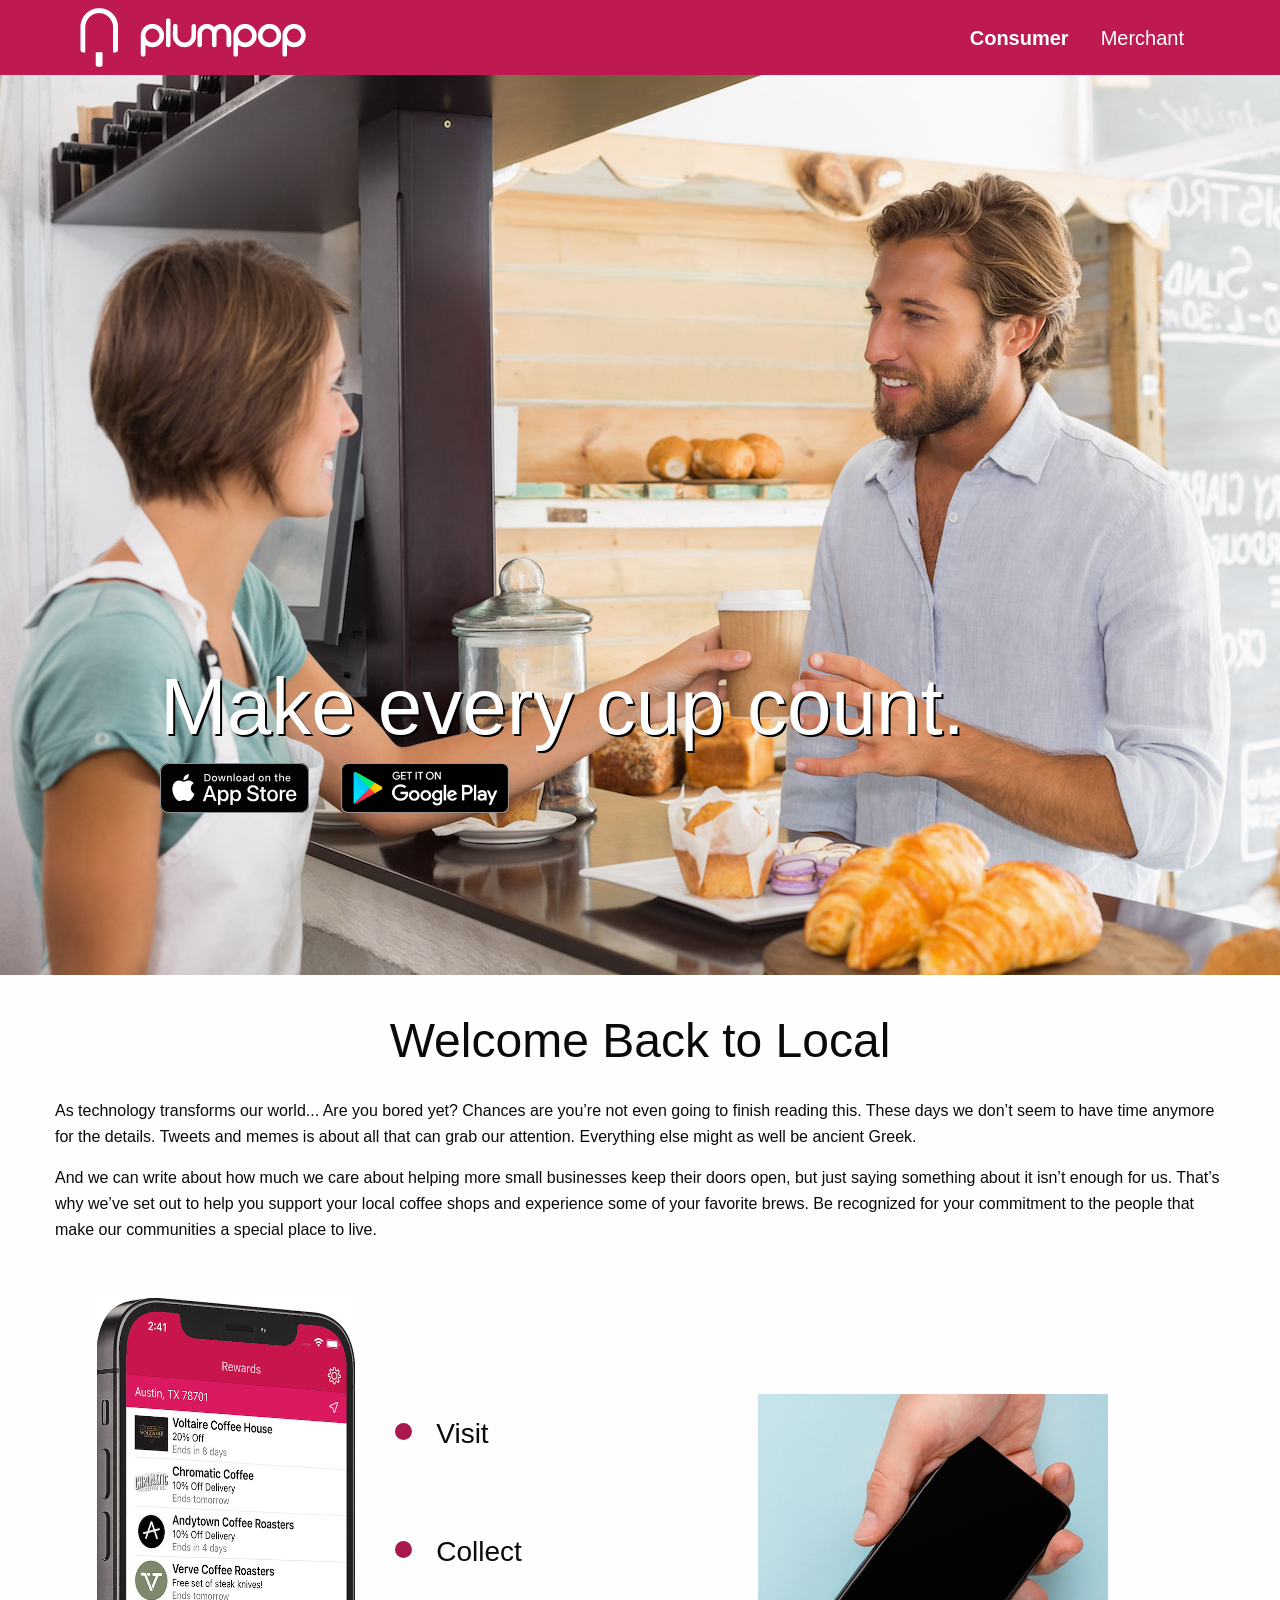
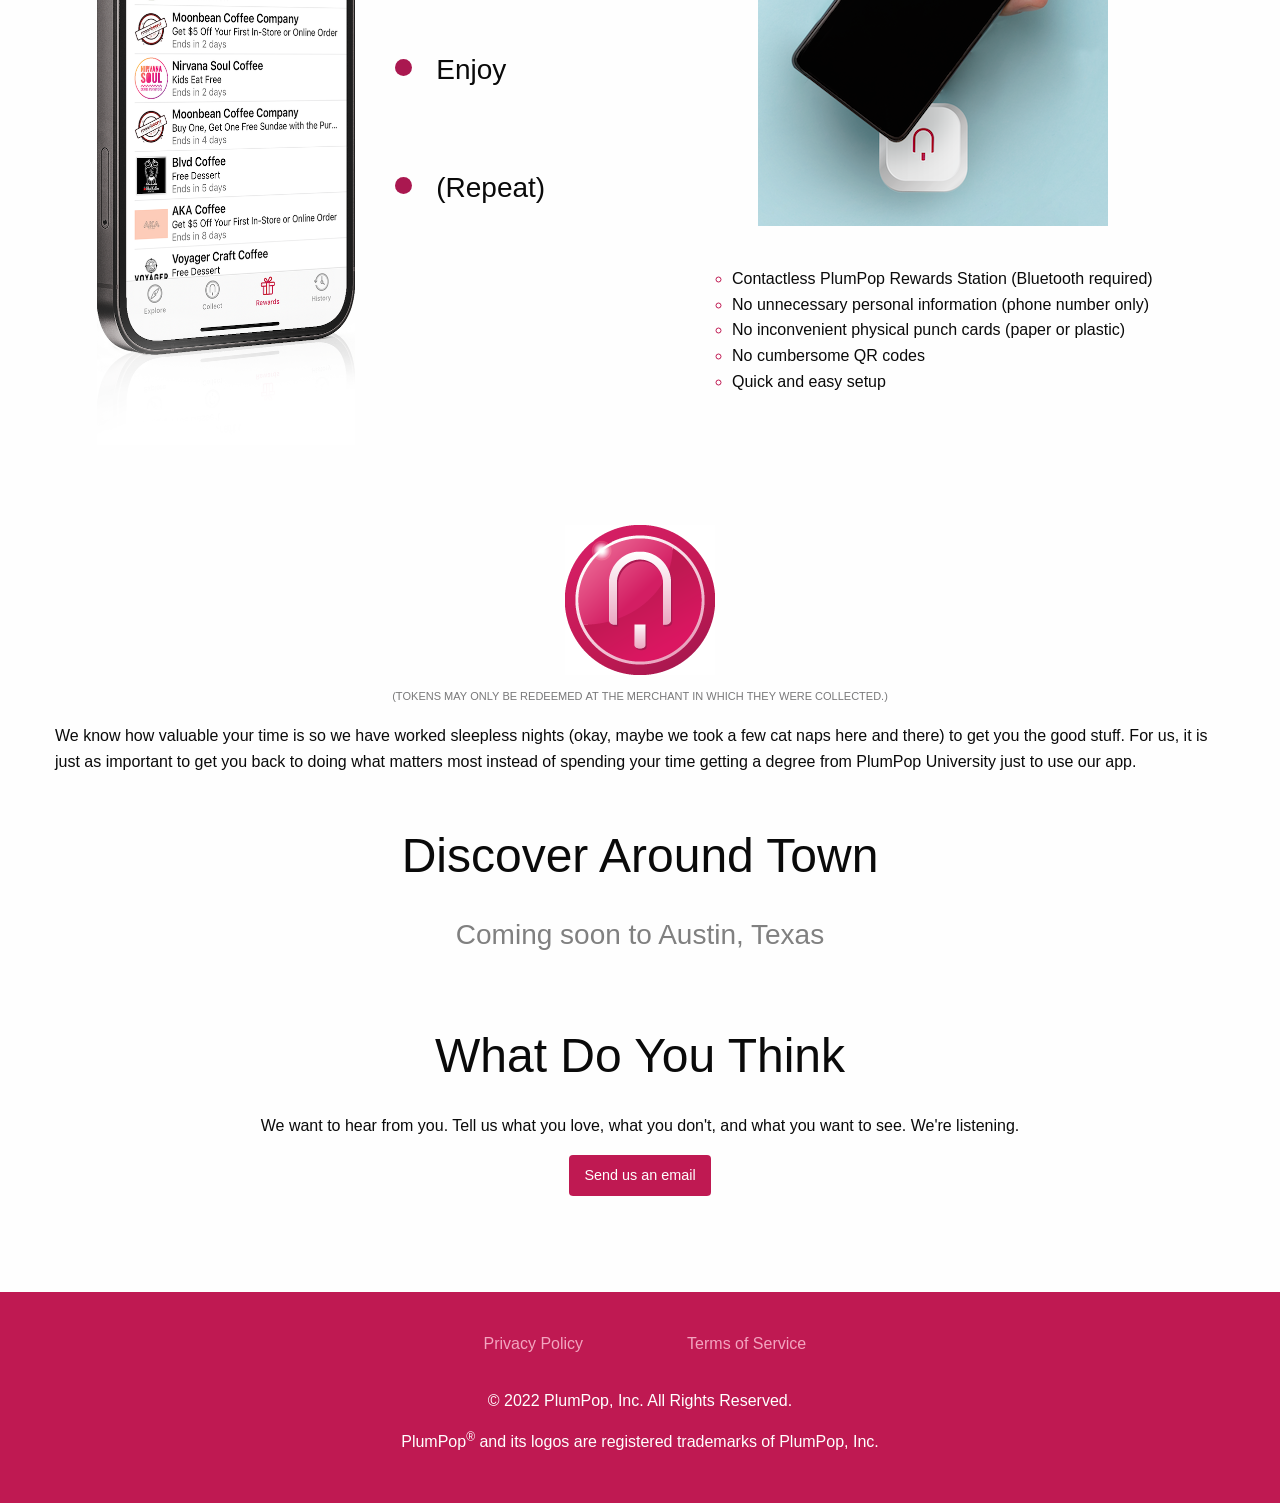
<file: index.html>
<!doctype html>
<html class="no-js" lang="en" dir="ltr">
<head>
    <meta charset="utf-8"/>
    <meta http-equiv="x-ua-compatible" content="ie=edge">
    <meta name="viewport" content="width=device-width, initial-scale=1.0"/>

    <title>PlumPop - For the Love of Rewards</title>

    <link rel="apple-touch-icon" sizes="180x180" href="apple-touch-icon.png">
    <link rel="icon" type="image/png" sizes="32x32" href="favicon-32x32.png">
    <link rel="icon" type="image/png" sizes="16x16" href="favicon-16x16.png">
    <link rel="manifest" href="site.webmanifest">
    <link rel="mask-icon" href="safari-pinned-tab.svg" color="#5bbad5">
    <meta name="msapplication-TileColor" content="#da532c">
    <meta name="theme-color" content="#ffffff">

    <link rel="stylesheet" href="css/foundation-6.6.3/css/foundation.css">
    <link rel="stylesheet" href="css/main.css">
    <link rel="stylesheet" href="css/index.css">
</head>
<body>
<div id="off-canvas"
     class="off-canvas position-left"
     data-off-canvas
     data-auto-focus="false">
    <ul class="vertical menu">
        <li>
            <img src="img/logo/plumpop_logo_icon_23x36.png"
                 width="23"
                 height="36"
                 alt="PlumPop Logo Icon">
        </li>
        <li>
            <ul class="nested vertical menu">
                <li>
                    <a class="page-link current-page-link">Consumer</a>
                </li>
                <li>
                    <a class="page-link" href="merchant.html">Merchant</a>
                </li>
            </ul>
        </li>
    </ul>
</div>

<div class="off-canvas-content" data-off-canvas-content>
    <nav>
        <div class="title-bar hide-for-medium">
            <div class="title-bar-left">
                <button id="menu-icon"
                        type="button"
                        class="menu-icon"
                        data-open="off-canvas"></button>
                <img src="img/logo/plumpop_logo_icon_name_maroon_flush_background_white_138x36.png"
                     width="138"
                     height="36"
                     alt="PlumPop Logo">
            </div>
        </div>
        <div class="top-bar show-for-medium">
            <div class="top-bar-left">
                <img src="img/logo/plumpop_logo_icon_name_maroon_flush_background_white_226x59.png"
                     width="226"
                     height="59"
                     alt="PlumPop Logo">
            </div>
            <div class="top-bar-right">
                <ul class="dropdown menu" data-dropdown-menu data-alignment="left">
                    <li>
                        <a class="page-link current-page-link">Consumer</a>
                    </li>
                    <li>
                        <a class="page-link" href="merchant.html">Merchant</a>
                    </li>
                </ul>
            </div>
        </div>
    </nav>
    <section>
        <div class="grid-y headliner"
             data-interchange="[img/consumer/consumer_main_640x600.jpg, small], [img/consumer/consumer_main_1350x900.jpg, medium]">
            <div class="cell">
                <p>Make every cup count.</p>
            </div>
            <div class="cell show-for-small-only">
                <a class="button download-app-small"><span>Download app</span></a>
            </div>
            <div class="cell show-for-medium">
                <div class="grid-x">
                    <div class="cell shrink download-app-medium-container">
                        <a id="download-ios-app-medium">
                            <img src="img/consumer/download/download_on_the_app_store.svg"
                                 width="149"
                                 height="50"
                                 alt="Download on the App Store Button">
                        </a>
                    </div>
                    <div class="cell shrink download-app-medium-container">
                        <a id="download-android-app-medium">
                            <img src="img/consumer/download/get_it_on_google_play_564x168.png"
                                 width="168"
                                 height="50"
                                 alt="Get It On Google Play Button">
                        </a>
                    </div>
                </div>
            </div>
        </div>
        <div class="grid-container">
            <div class="grid-y">
                <div class="cell text-center">
                    <h1 class="title">Welcome Back to Local</h1>
                </div>
                <div class="cell">
                    <p>
                        As technology transforms our world... Are you bored yet? Chances are you’re not even going to
                        finish reading this. These days we don’t seem to have time anymore for the details. Tweets and
                        memes is about all that can grab our attention. Everything else might as well be ancient Greek.
                    </p>
                    <p>
                        And we can write about how much we care about helping more small businesses keep their doors
                        open, but just saying something about it isn’t enough for us. That’s why we’ve set out to help
                        you support your local coffee shops and experience some of your favorite brews. Be recognized
                        for your commitment to the people that make our communities a special place to live.
                    </p>
                </div>
                <div class="cell app-section">
                    <div class="grid-x">
                        <div class="cell large-6">
                            <div class="grid-x">
                                <div class="cell medium-offset-1 medium-5 large-offset-0 large-7 text-center">
                                    <img src="img/consumer/plumpop_mobile_app_screenshot_515x1490.png"
                                         width="258"
                                         height="745"
                                         alt="PlumPop Mobile Application Screenshot">
                                </div>
                                <div class="cell small-offset-3 small-6 medium-offset-0 medium-6 large-5">
                                    <ul class="plumpop-mobile-app-screenshot-list">
                                        <li>
                                            <span>Visit</span>
                                        </li>
                                        <li>
                                            <span>Collect</span>
                                        </li>
                                        <li>
                                            <span>Enjoy</span>
                                        </li>
                                        <li>
                                            <span>(Repeat)</span>
                                        </li>
                                    </ul>
                                </div>
                            </div>
                        </div>
                        <div class="cell large-6">
                            <div class="grid-x">
                                <div class="cell medium-order-2 medium-6 large-order-1 large-12 text-center">
                                    <img src="img/consumer/plumpop_beacon_screenshot_350x432.png"
                                         class="plumpop-beacon"
                                         width="350"
                                         height="432"
                                         alt="PlumPop Beacon">
                                </div>
                                <div class="cell medium-order-1 medium-6 large-order-2 large-12">
                                    <ul class="plumpop-beacon-list">
                                        <li>
                                            <span>Contactless PlumPop Rewards Station (Bluetooth required)</span>
                                        </li>
                                        <li>
                                            <span>No unnecessary personal information (phone number only)</span>
                                        </li>
                                        <li>
                                            <span>No inconvenient physical punch cards (paper or plastic)</span>
                                        </li>
                                        <li>
                                            <span>No cumbersome QR codes</span>
                                        </li>
                                        <li>
                                            <span>Quick and easy setup</span>
                                        </li>
                                    </ul>
                                </div>
                            </div>
                        </div>
                    </div>
                </div>
                <div class="cell">
                    <div class="grid-x">
                        <div class="cell">
                            <div class="grid-y">
                                <div class="cell text-center">
                                    <img src="img/consumer/plumpop_coin_150x150.png"
                                         width="150"
                                         height="150"
                                         class="icon"
                                         alt="PlumPop Token">
                                </div>
                                <div class="cell text-center">
                                    <p class="tokens-subtitle">
                                        (Tokens may only be redeemed at the merchant in which they were collected.)
                                    </p>
                                </div>
                                <div class="cell">
                                    <p>
                                        We know how valuable your time is so we have worked sleepless nights (okay,
                                        maybe we took a few cat naps here and there) to get you the good stuff. For us,
                                        it is just as important to get you back to doing what matters most instead of
                                        spending your time getting a degree from PlumPop University just to use our app.
                                    </p>
                                </div>
                            </div>
                        </div>
                    </div>
                </div>
                <div class="cell text-center">
                    <h1 class="title">Discover Around Town</h1>
                </div>
                <div class="cell text-center">
                    <p class="coming-soon">Coming soon to Austin, Texas</p>
                </div>
                <div class="cell text-center">
                    <h1 class="title contact-us">What Do You Think</h1>
                </div>
                <div class="cell text-center">
                    <p>
                        We want to hear from you. Tell us what you love, what you don't, and what you want to see. We're
                        listening.
                    </p>
                </div>
                <div class="cell text-center">
                    <a href="mailto:consumer-support@plumpop.com" class="button send-us-email">Send us an email</a>
                </div>
            </div>
        </div>
    </section>
</div>

<div class="grid-y align-center-middle footer">
    <div class="cell">
        <div class="grid-x text-center">
            <div class="cell medium-offset-4 medium-2">
                <a href="privacy.html">Privacy Policy</a>
            </div>
            <div id="terms" class="cell medium-2">
                <a href="terms.html">Terms of Service</a>
            </div>
        </div>
    </div>
    <div class="grid-container">
        <div id="rights" class="cell text-center">
            <p>&copy; 2022 PlumPop, Inc. All Rights Reserved.</p>
            <p>PlumPop<sup>&reg;</sup> and its logos are registered trademarks of PlumPop, Inc.</p>
        </div>
    </div>
</div>

<script src="css/foundation-6.6.3/js/vendor.js"></script>
<script src="css/foundation-6.6.3/js/foundation.js"></script>
<script src="css/foundation-6.6.3/js/app.js"></script>
<script src="js/index.js"></script>
</body>
</html>
</file>
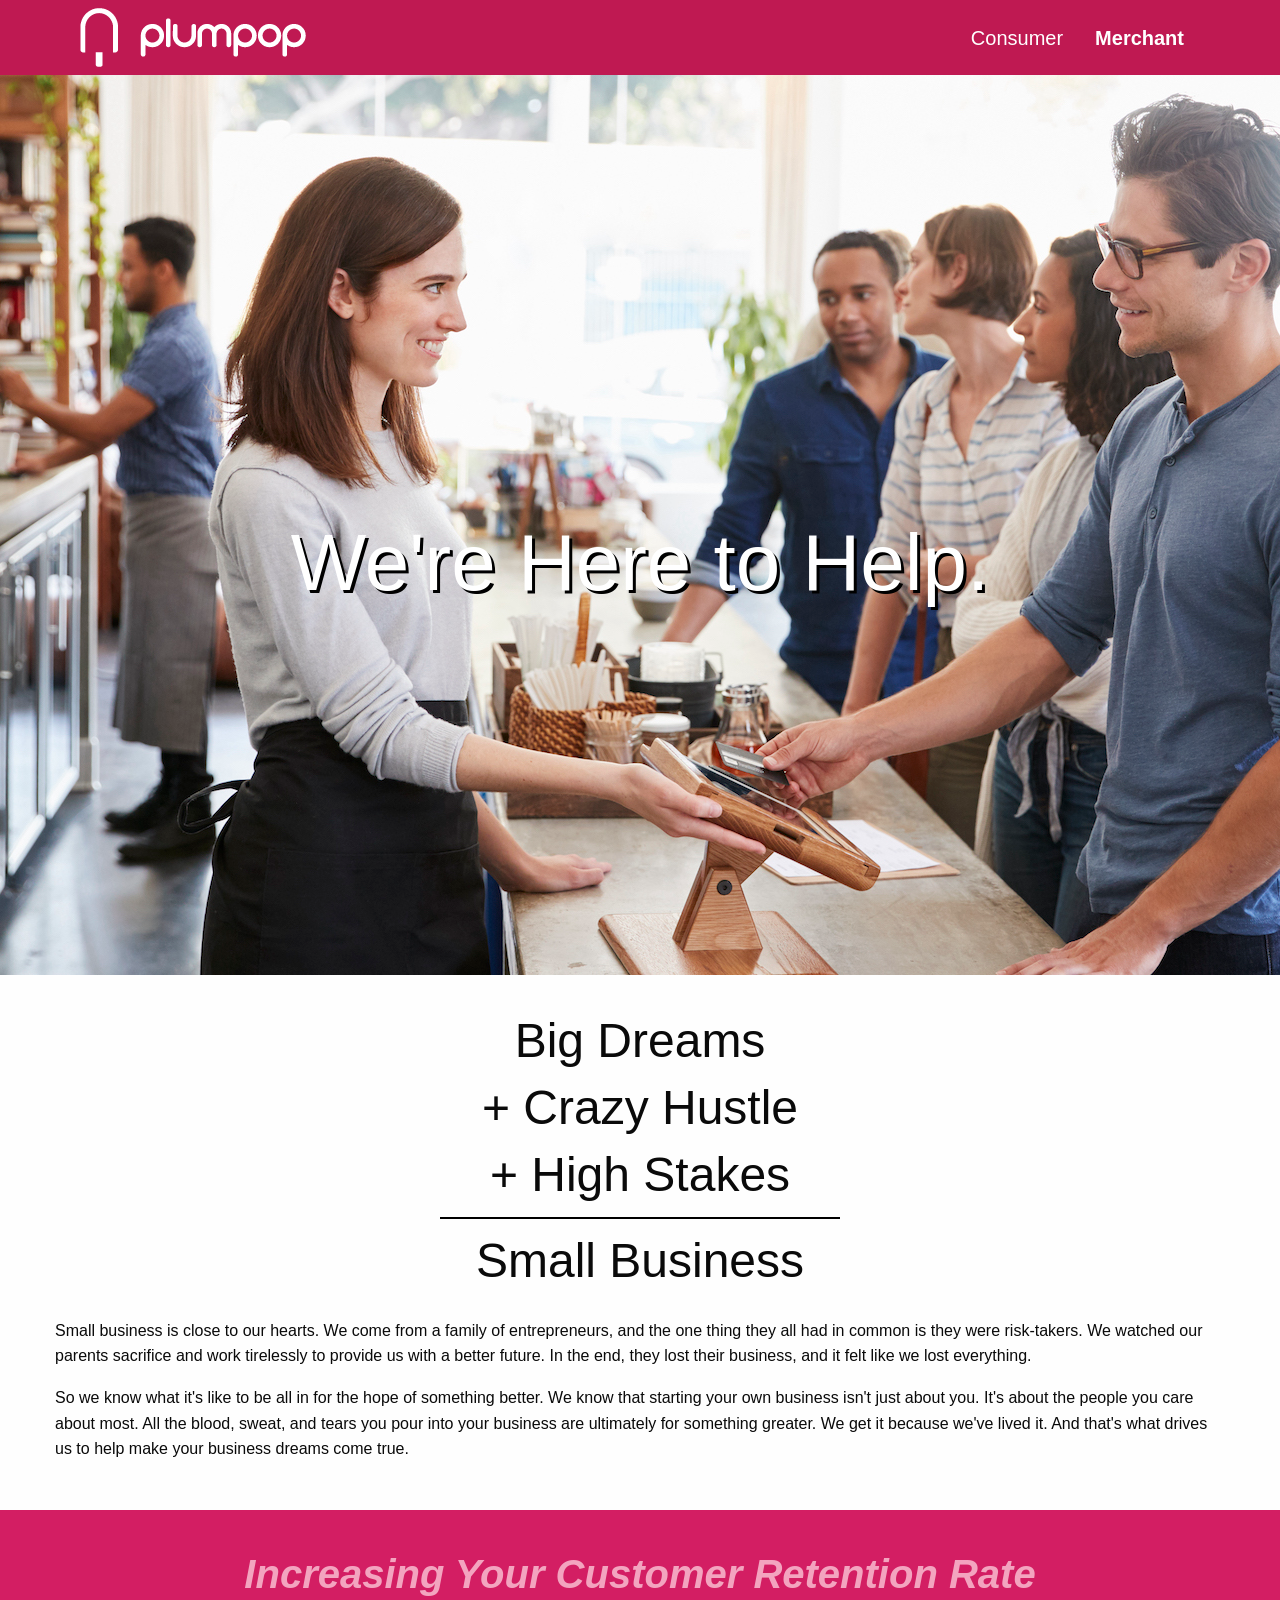
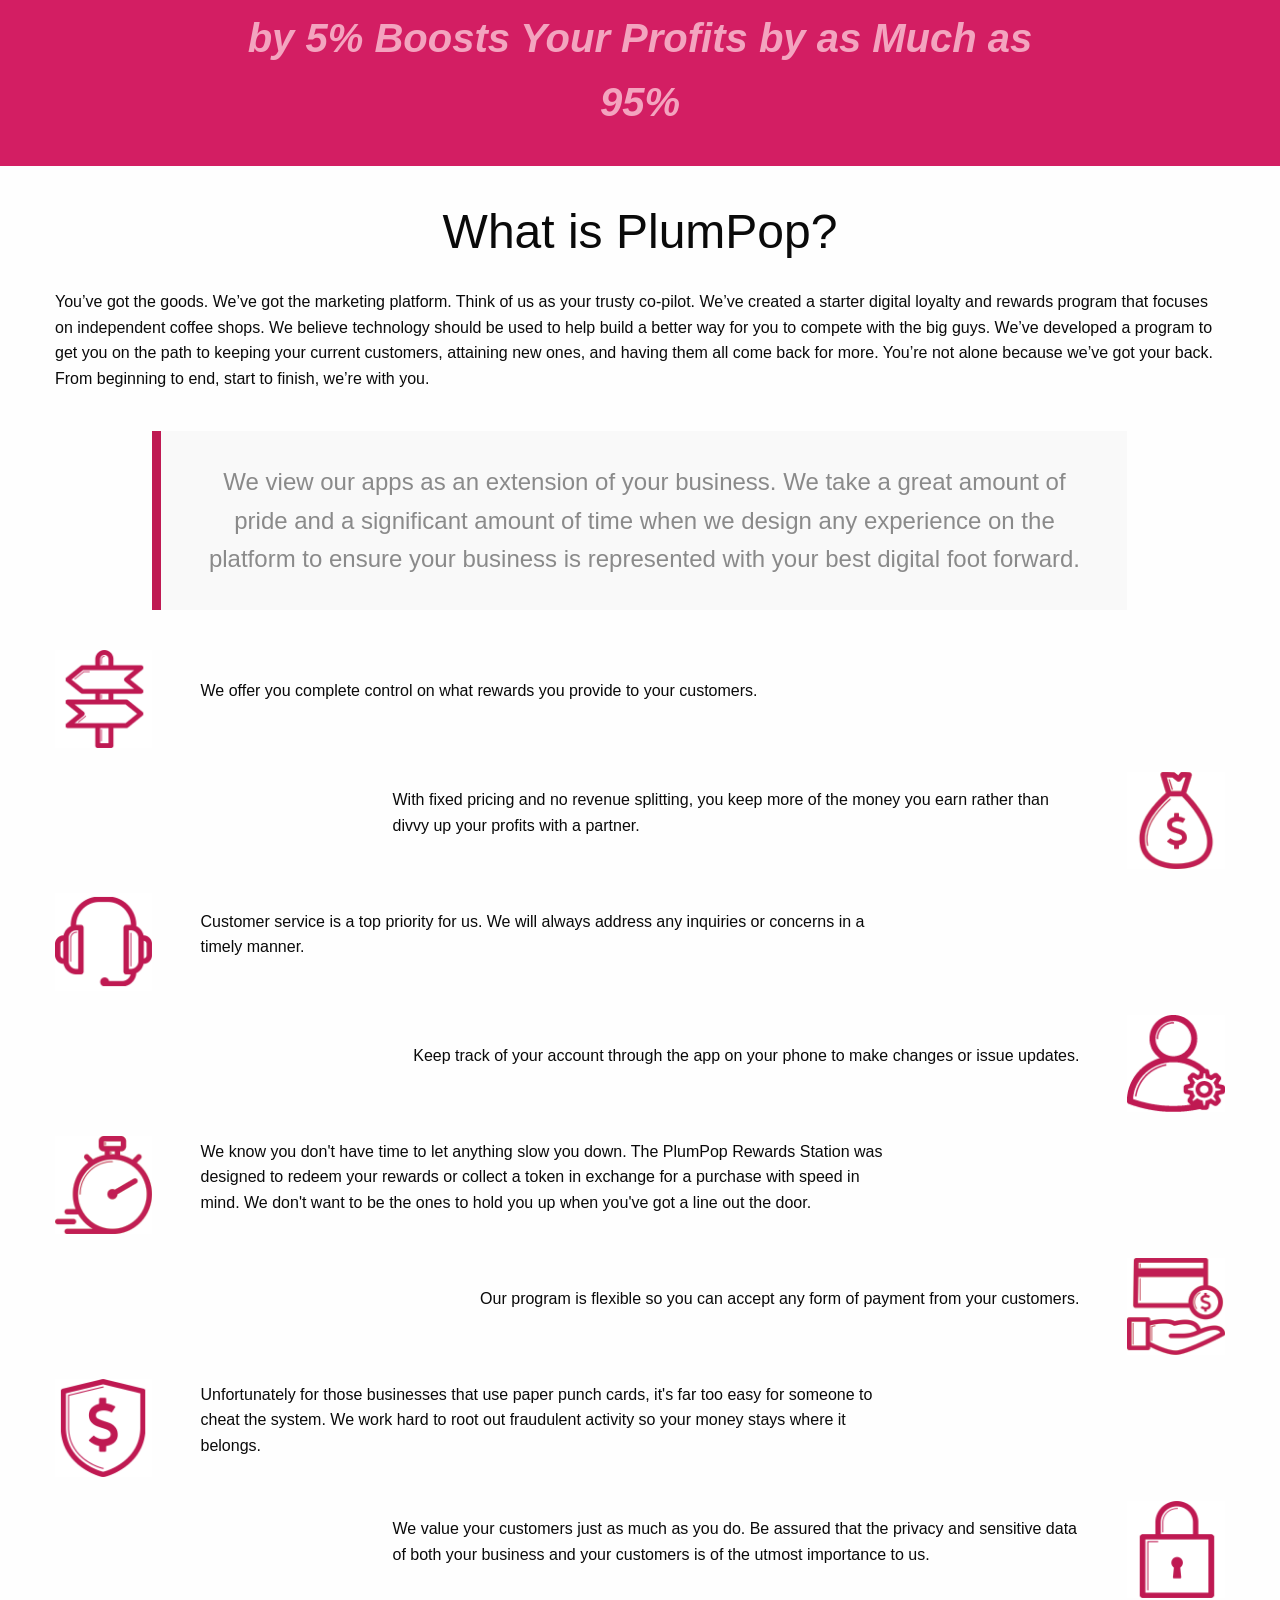
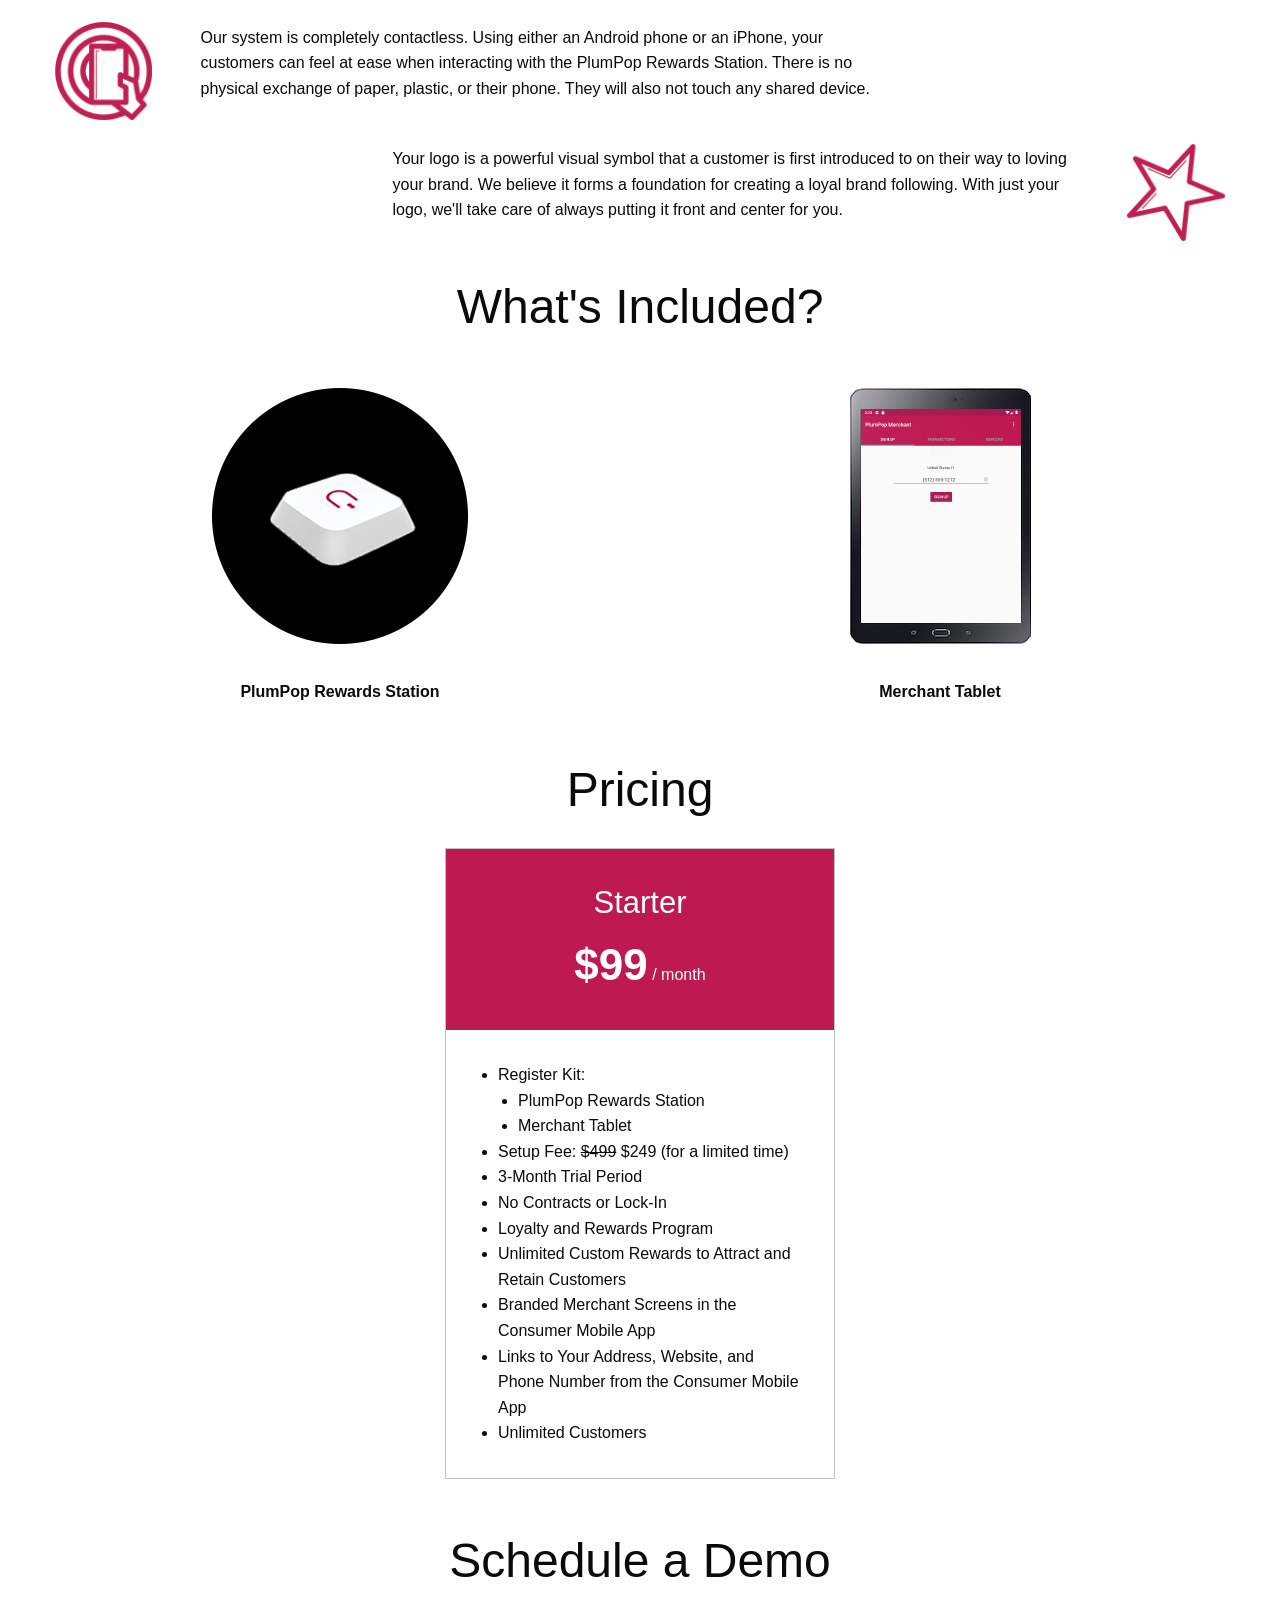
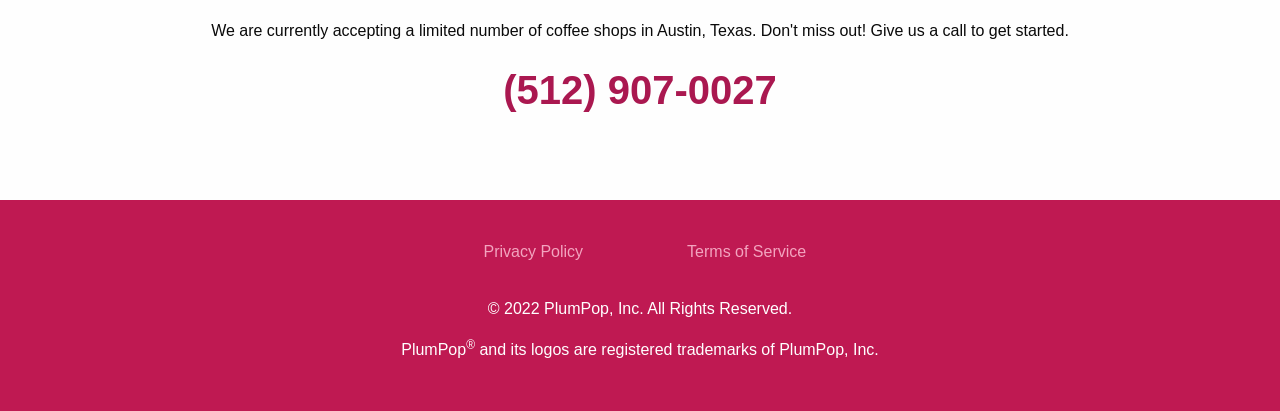
<file: merchant.html>
<!doctype html>
<html class="no-js" lang="en" dir="ltr">
<head>
    <meta charset="utf-8"/>
    <meta http-equiv="x-ua-compatible" content="ie=edge">
    <meta name="viewport" content="width=device-width, initial-scale=1.0"/>

    <title>PlumPop - For the Love of Local</title>

    <link rel="apple-touch-icon" sizes="180x180" href="apple-touch-icon.png">
    <link rel="icon" type="image/png" sizes="32x32" href="favicon-32x32.png">
    <link rel="icon" type="image/png" sizes="16x16" href="favicon-16x16.png">
    <link rel="manifest" href="site.webmanifest">
    <link rel="mask-icon" href="safari-pinned-tab.svg" color="#5bbad5">
    <meta name="msapplication-TileColor" content="#da532c">
    <meta name="theme-color" content="#ffffff">

    <link rel="stylesheet" href="css/foundation-6.6.3/css/foundation.css">
    <link rel="stylesheet" href="css/main.css">
    <link rel="stylesheet" href="css/merchant.css">
</head>
<body>
<div id="off-canvas"
     class="off-canvas position-left"
     data-off-canvas
     data-auto-focus="false">
    <ul class="vertical menu">
        <li>
            <img src="img/logo/plumpop_logo_icon_23x36.png"
                 width="23"
                 height="36"
                 alt="PlumPop Logo Icon">
        </li>
        <li>
            <ul class="nested vertical menu">
                <li>
                    <a class="page-link" href="index.html">Consumer</a>
                </li>
                <li>
                    <a class="page-link current-page-link">Merchant</a>
                </li>
            </ul>
        </li>
    </ul>
</div>

<div class="off-canvas-content" data-off-canvas-content>
    <nav>
        <div class="title-bar hide-for-medium">
            <div class="title-bar-left">
                <button id="menu-icon"
                        type="button"
                        class="menu-icon"
                        data-open="off-canvas"></button>
                <img src="img/logo/plumpop_logo_icon_name_maroon_flush_background_white_138x36.png"
                     width="138"
                     height="36"
                     alt="PlumPop Logo">
            </div>
        </div>
        <div class="top-bar show-for-medium">
            <div class="top-bar-left">
                <img src="img/logo/plumpop_logo_icon_name_maroon_flush_background_white_226x59.png"
                     width="226"
                     height="59"
                     alt="PlumPop Logo">
            </div>
            <div class="top-bar-right">
                <ul class="dropdown menu" data-dropdown-menu data-alignment="left">
                    <li>
                        <a class="page-link" href="index.html">Consumer</a>
                    </li>
                    <li>
                        <a class="page-link current-page-link">Merchant</a>
                    </li>
                </ul>
            </div>
        </div>
    </nav>
    <section>
        <div class="grid-y headliner"
             data-interchange="[img/merchant/merchant_main_640x600.jpg, small], [img/merchant/merchant_main_1288x900.jpg, medium], [img/merchant/merchant_main_1444x900.jpg, large]">
            <div class="cell text-center">
                <p>We're Here to Help.</p>
            </div>
        </div>
        <div class="grid-container">
            <div class="grid-y introduction-section">
                <div class="cell text-center">
                    <h1>Big Dreams</h1>
                    <h1>+ Crazy Hustle</h1>
                    <h1>+ High Stakes</h1>
                    <hr/>
                    <h1>Small Business</h1>
                </div>
                <div class="cell">
                    <p>
                        Small business is close to our hearts. We come from a family of entrepreneurs, and the one thing
                        they all had in common is they were risk-takers. We watched our parents sacrifice and work
                        tirelessly to provide us with a better future. In the end, they lost their business, and it felt
                        like we lost everything.
                    </p>
                    <p>
                        So we know what it's like to be all in for the hope of something better. We know that starting
                        your own business isn't just about you. It's about the people you care about most. All the
                        blood, sweat, and tears you pour into your business are ultimately for something greater. We get
                        it because we've lived it. And that's what drives us to help make your business dreams come
                        true.
                    </p>
                </div>
            </div>
        </div>
        <div class="grid-y why-loyalty-section">
            <div class="cell text-center">
                <p>Increasing Your Customer Retention Rate by 5% Boosts Your Profits by as Much as 95%</p>
            </div>
        </div>
        <div class="grid-container">
            <div class="grid-y">
                <div class="cell text-center">
                    <h1 class="title">What is PlumPop?</h1>
                </div>
                <div class="cell">
                    <p>
                        You’ve got the goods. We’ve got the marketing platform. Think of us as your trusty co-pilot.
                        We’ve created a starter digital loyalty and rewards program that focuses on independent coffee
                        shops. We believe technology should be used to help build a better way for you to compete with
                        the big guys. We’ve developed a program to get you on the path to keeping your current
                        customers, attaining new ones, and having them all come back for more. You’re not alone because
                        we’ve got your back. From beginning to end, start to finish, we’re with you.
                    </p>
                </div>
                <div class="cell perspective-section">
                    <div class="grid-x">
                        <div class="cell medium-offset-1 medium-10">
                            <blockquote>
                                <p>
                                    We view our apps as an extension of your business. We take a great amount of pride
                                    and a significant amount of time when we design any experience on the platform to
                                    ensure your business is represented with your best digital foot forward.
                                </p>
                            </blockquote>
                        </div>
                    </div>
                </div>
                <div class="cell benefits-section">
                    <div class="grid-y">
                        <div class="cell">
                            <div class="grid-x align-middle">
                                <div class="cell medium-1 text-center">
                                    <img src="img/merchant/benefits/rewards_control_icon_100x100.png"
                                         width="100"
                                         height="100"
                                         class="benefits-icon"
                                         alt="Rewards Control">
                                </div>
                                <div class="cell medium-10">
                                    <p class="benefits-description-left">
                                        We offer you complete control on what rewards you provide to your customers.
                                    </p>
                                </div>
                            </div>
                        </div>
                        <div class="cell">
                            <div class="grid-x align-middle">
                                <div class="cell small-order-2 medium-order-1 medium-offset-1 medium-10">
                                    <p class="benefits-description-right">
                                        With fixed pricing and no revenue splitting, you keep more of the money you earn
                                        rather than divvy up your profits with a partner.
                                    </p>
                                </div>
                                <div class="cell small-order-1 medium-order-2 medium-1 text-center">
                                    <img src="img/merchant/benefits/keep_profits_icon_100x100.png"
                                         width="100"
                                         height="100"
                                         class="benefits-icon"
                                         alt="Keep Profits">
                                </div>
                            </div>
                        </div>
                        <div class="cell">
                            <div class="grid-x align-middle">
                                <div class="cell medium-1 text-center">
                                    <img src="img/merchant/benefits/customer_service_icon_100x100.png"
                                         width="100"
                                         height="100"
                                         class="benefits-icon"
                                         alt="Customer Service">
                                </div>
                                <div class="cell medium-10">
                                    <p class="benefits-description-left">
                                        Customer service is a top priority for us. We will always address any inquiries
                                        or concerns in a timely manner.
                                    </p>
                                </div>
                            </div>
                        </div>
                        <div class="cell">
                            <div class="grid-x align-middle">
                                <div class="cell small-order-2 medium-order-1 medium-offset-1 medium-10">
                                    <p class="benefits-description-right">
                                        Keep track of your account through the app on your phone to make changes or
                                        issue updates.
                                    </p>
                                </div>
                                <div class="cell small-order-1 medium-order-2 medium-1 text-center">
                                    <img src="img/merchant/benefits/account_tracking_icon_100x100.png"
                                         width="100"
                                         height="100"
                                         class="benefits-icon"
                                         alt="Account Tracking">
                                </div>
                            </div>
                        </div>
                        <div class="cell">
                            <div class="grid-x align-middle">
                                <div class="cell medium-1 text-center">
                                    <img src="img/merchant/benefits/speed_icon_100x100.png"
                                         width="100"
                                         height="100"
                                         class="benefits-icon"
                                         alt="Speed">
                                </div>
                                <div class="cell medium-10">
                                    <p class="benefits-description-left">
                                        We know you don't have time to let anything slow you down. The PlumPop Rewards
                                        Station was designed to redeem your rewards or collect a token in exchange for a
                                        purchase with speed in mind. We don't want to be the ones to hold you up when
                                        you've got a line out the door.
                                    </p>
                                </div>
                            </div>
                        </div>
                        <div class="cell">
                            <div class="grid-x align-middle">
                                <div class="cell small-order-2 medium-order-1 medium-offset-1 medium-10">
                                    <p class="benefits-description-right">
                                        Our program is flexible so you can accept any form of payment from your
                                        customers.
                                    </p>
                                </div>
                                <div class="cell small-order-1 medium-order-2 medium-1 text-center">
                                    <img src="img/merchant/benefits/payment_flexibility_icon_100x100.png"
                                         width="100"
                                         height="100"
                                         class="benefits-icon"
                                         alt="Payment Flexibility">
                                </div>
                            </div>
                        </div>
                        <div class="cell">
                            <div class="grid-x align-middle">
                                <div class="cell medium-1 text-center">
                                    <img src="img/merchant/benefits/anti_fraud_icon_100x100.png"
                                         width="100"
                                         height="100"
                                         class="benefits-icon"
                                         alt="Anti-Fraud">
                                </div>
                                <div class="cell medium-10">
                                    <p class="benefits-description-left">
                                        Unfortunately for those businesses that use paper punch cards, it's far too easy
                                        for someone to cheat the system. We work hard to root out fraudulent activity so
                                        your money stays where it belongs.
                                    </p>
                                </div>
                            </div>
                        </div>
                        <div class="cell">
                            <div class="grid-x align-middle">
                                <div class="cell small-order-2 medium-order-1 medium-offset-1 medium-10">
                                    <p class="benefits-description-right">
                                        We value your customers just as much as you do. Be assured that the privacy and
                                        sensitive data of both your business and your customers is of the utmost
                                        importance to us.
                                    </p>
                                </div>
                                <div class="cell small-order-1 medium-order-2 medium-1 text-center">
                                    <img src="img/merchant/benefits/privacy_icon_100x100.png"
                                         width="100"
                                         height="100"
                                         class="benefits-icon"
                                         alt="Privacy">
                                </div>
                            </div>
                        </div>
                        <div class="cell">
                            <div class="grid-x align-middle">
                                <div class="cell medium-1 text-center">
                                    <img src="img/merchant/benefits/contactless_icon_100x100.png"
                                         width="100"
                                         height="100"
                                         class="benefits-icon"
                                         alt="Contactless">
                                </div>
                                <div class="cell medium-10">
                                    <p class="benefits-description-left">
                                        Our system is completely contactless. Using either an Android phone or an
                                        iPhone, your customers can feel at ease when interacting with the PlumPop
                                        Rewards Station. There is no physical exchange of paper, plastic, or their
                                        phone. They will also not touch any shared device.
                                    </p>
                                </div>
                            </div>
                        </div>
                        <div class="cell">
                            <div class="grid-x align-middle">
                                <div class="cell small-order-2 medium-order-1 medium-offset-1 medium-10">
                                    <p class="benefits-description-right">
                                        Your logo is a powerful visual symbol that a customer is first introduced to on
                                        their way to loving your brand. We believe it forms a foundation for creating a
                                        loyal brand following. With just your logo, we'll take care of always putting it
                                        front and center for you.
                                    </p>
                                </div>
                                <div class="cell small-order-1 medium-order-2 medium-1 text-center">
                                    <img src="img/merchant/benefits/your_logo_icon_100x100.png"
                                         width="100"
                                         height="100"
                                         class="benefits-icon"
                                         alt="Your Logo">
                                </div>
                            </div>
                        </div>
                    </div>
                </div>
                <div class="cell text-center">
                    <h1 class="title">What's Included?</h1>
                </div>
                <div class="cell">
                    <div class="grid-x grid-margin-x">
                        <div class="cell medium-6 included-item">
                            <div class="grid-y text-center">
                                <div class="cell">
                                    <img src="img/merchant/plumpop_rewards_station_256x256.png"
                                         width="256"
                                         height="256"
                                         alt="PlumPop Rewards Station">
                                </div>
                                <div class="cell included-item-label-container">
                                    <div class="cell included-item-label">
                                        <span>PlumPop Rewards Station</span>
                                    </div>
                                </div>
                            </div>
                        </div>
                        <div class="cell medium-6 included-item">
                            <div class="grid-y text-center">
                                <div class="cell">
                                    <img src="img/merchant/plumpop_merchant_tablet_screenshot_181x256.png"
                                         width="181"
                                         height="256"
                                         alt="Merchant Tablet">
                                </div>
                                <div class="cell included-item-label-container">
                                    <div class="cell included-item-label">
                                        <span>Merchant Tablet</span>
                                    </div>
                                </div>
                            </div>
                        </div>
                    </div>
                </div>
                <div class="cell text-center">
                    <h1 class="title">Pricing</h1>
                </div>
                <div class="cell">
                    <div class="grid-x">
                        <div class="cell medium-offset-3 medium-6 large-offset-4 large-4">
                            <div class="callout pricing">
                                <div class="grid-y">
                                    <div class="cell pricing-top">
                                        <div class="grid-y text-center">
                                            <div class="cell">
                                                <h3>Starter</h3>
                                            </div>
                                            <div class="cell">
                                                <span class="pricing">$99</span><span> / month</span>
                                            </div>
                                        </div>
                                    </div>
                                    <div class="cell">
                                        <ul class="pricing-list">
                                            <li>
                                                <span>Register Kit:</span>
                                                <ul>
                                                    <li>
                                                        <span>PlumPop Rewards Station</span>
                                                    </li>
                                                    <li>
                                                        <span>Merchant Tablet</span>
                                                    </li>
                                                </ul>
                                            </li>
                                            <li>
                                                <span>Setup Fee: </span><span class="setup-fee-price">$499</span> $249
                                                (for a limited time)
                                            </li>
                                            <li>
                                                <span>3-Month Trial Period</span>
                                            </li>
                                            <li>
                                                <span>No Contracts or Lock-In</span>
                                            </li>
                                            <li>
                                                <span>Loyalty and Rewards Program</span>
                                            </li>
                                            <li>
                                                <span>Unlimited Custom Rewards to Attract and Retain Customers</span>
                                            </li>
                                            <li>
                                                <span>Branded Merchant Screens in the Consumer Mobile App</span>
                                            </li>
                                            <li>
                                                <span>Links to Your Address, Website, and Phone Number from the Consumer Mobile App</span>
                                            </li>
                                            <li>
                                                <span>Unlimited Customers</span>
                                            </li>
                                        </ul>
                                    </div>
                                </div>
                            </div>
                        </div>
                    </div>
                </div>
                <div class="cell text-center">
                    <h1 class="title">Schedule a Demo</h1>
                </div>
                <div class="cell text-center">
                    <p>
                        We are currently accepting a limited number of coffee shops in Austin, Texas. Don't miss out!
                        Give us a call to get started.
                    </p>
                </div>
                <div class="cell show-for-small-only text-center">
                    <a href="tel:+15129070027" class="button call-now"><span>Call Now</span></a>
                </div>
                <div class="cell show-for-medium text-center">
                    <span class="phone-number">(512) 907-0027</span>
                </div>
            </div>
        </div>
    </section>
</div>

<div class="grid-y align-center-middle footer">
    <div class="cell">
        <div class="grid-x text-center">
            <div class="cell medium-offset-4 medium-2">
                <a href="privacy.html">Privacy Policy</a>
            </div>
            <div id="terms" class="cell medium-2">
                <a href="terms.html">Terms of Service</a>
            </div>
        </div>
    </div>
    <div class="grid-container">
        <div id="rights" class="cell text-center">
            <p>&copy; 2022 PlumPop, Inc. All Rights Reserved.</p>
            <p>PlumPop<sup>&reg;</sup> and its logos are registered trademarks of PlumPop, Inc.</p>
        </div>
    </div>
</div>

<script src="css/foundation-6.6.3/js/vendor.js"></script>
<script src="css/foundation-6.6.3/js/foundation.js"></script>
<script src="css/foundation-6.6.3/js/app.js"></script>
</body>
</html>
</file>
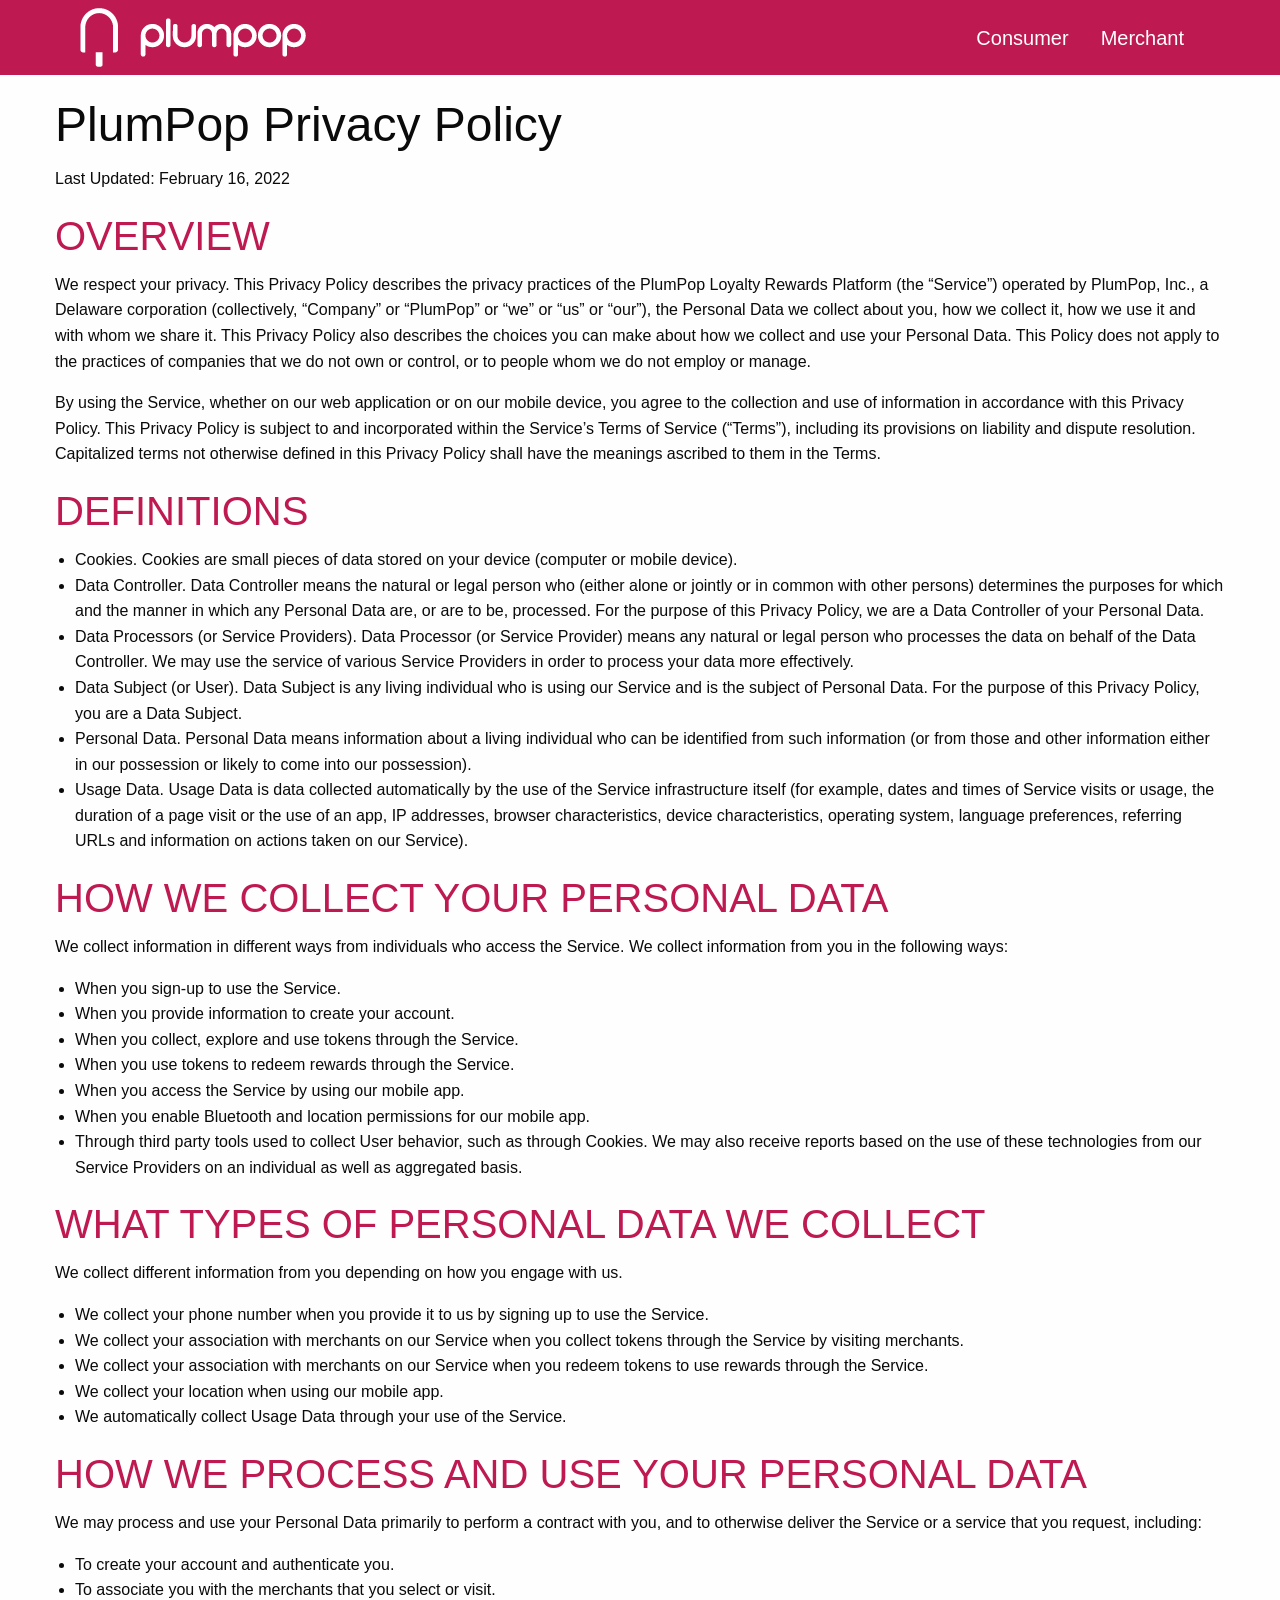
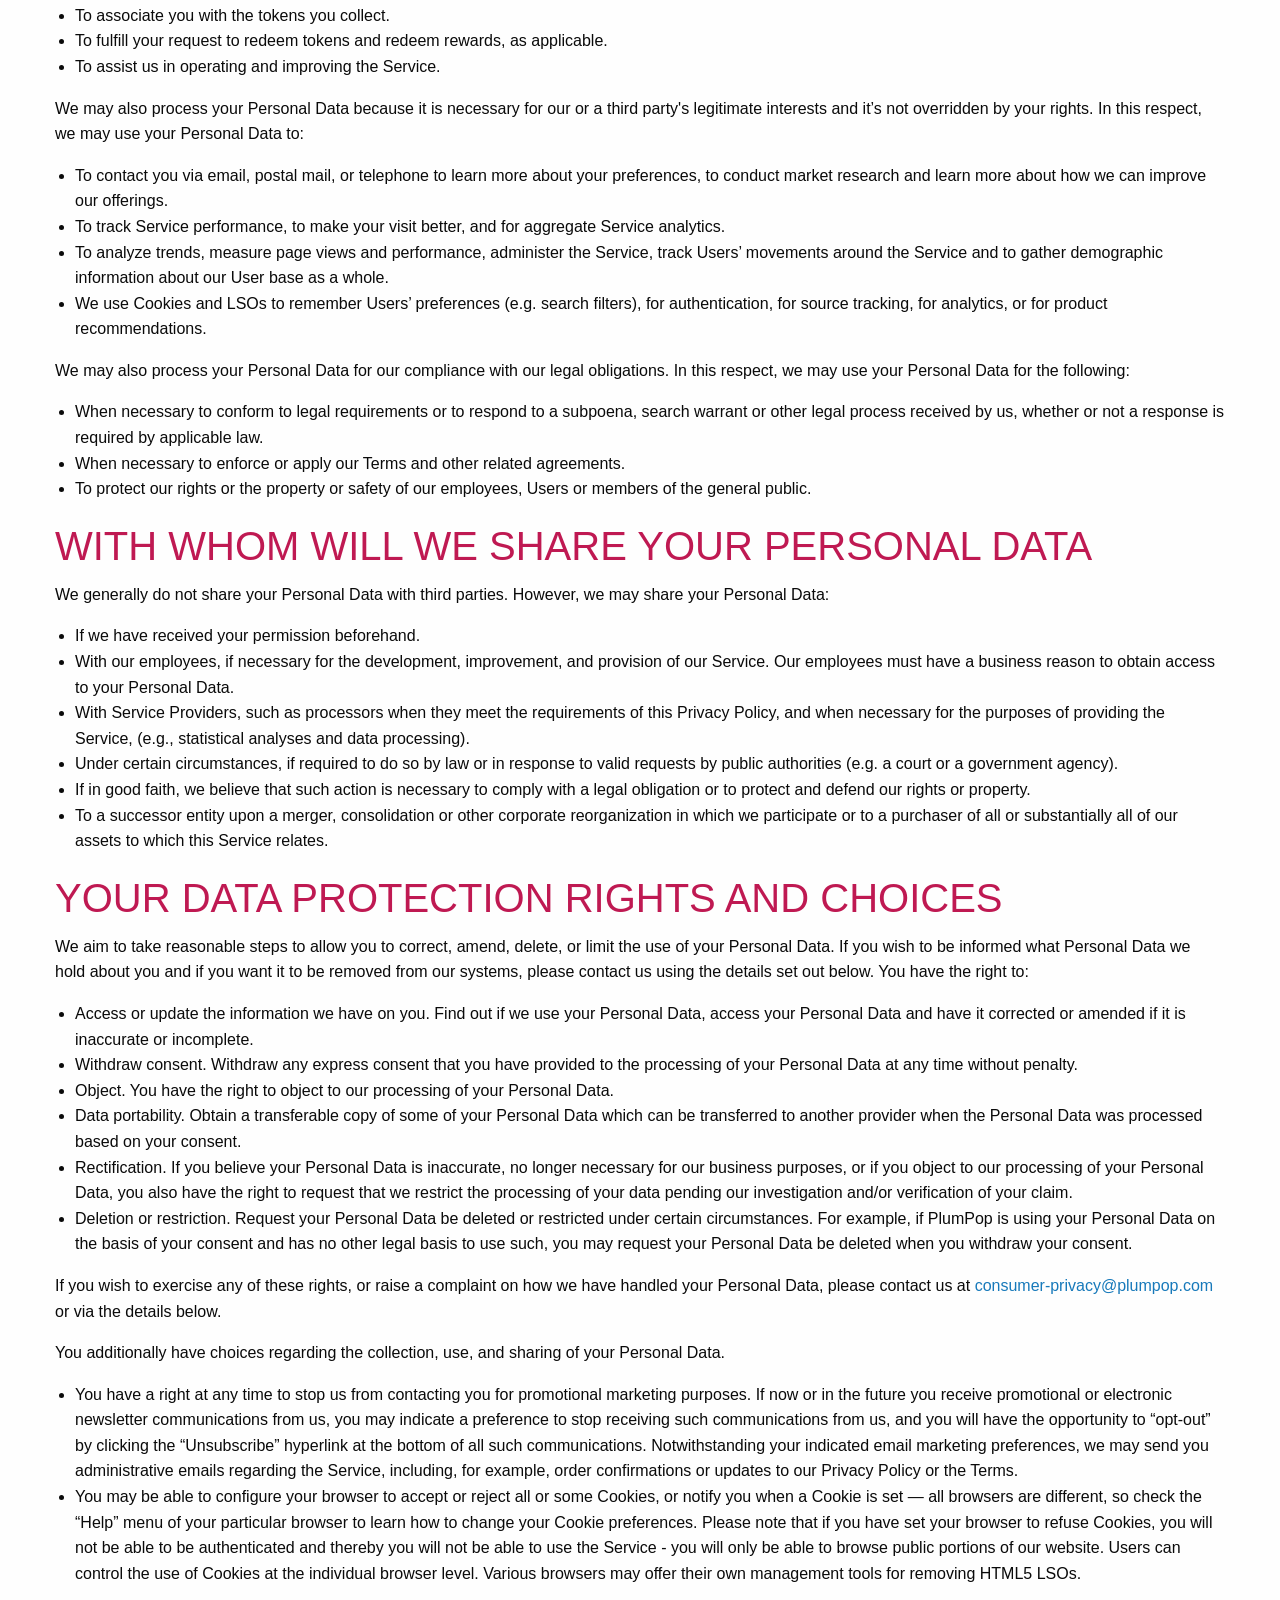
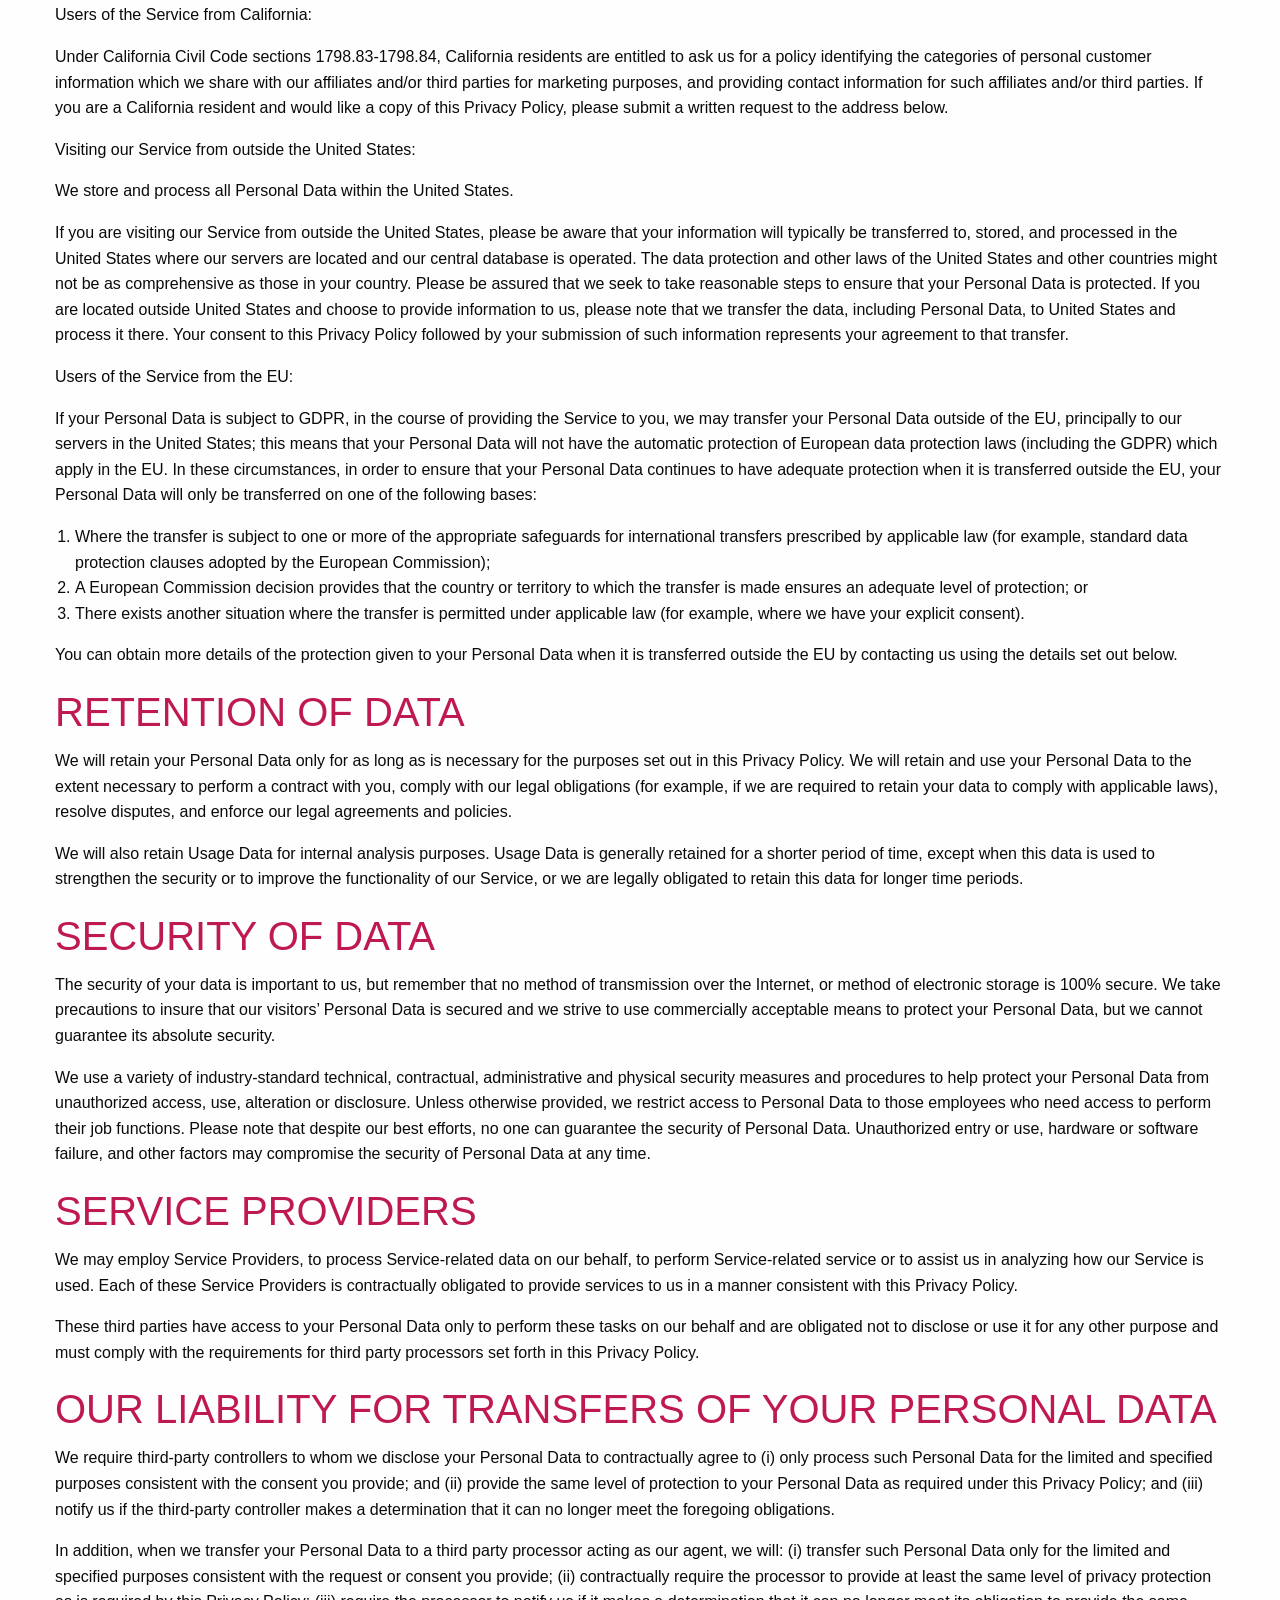
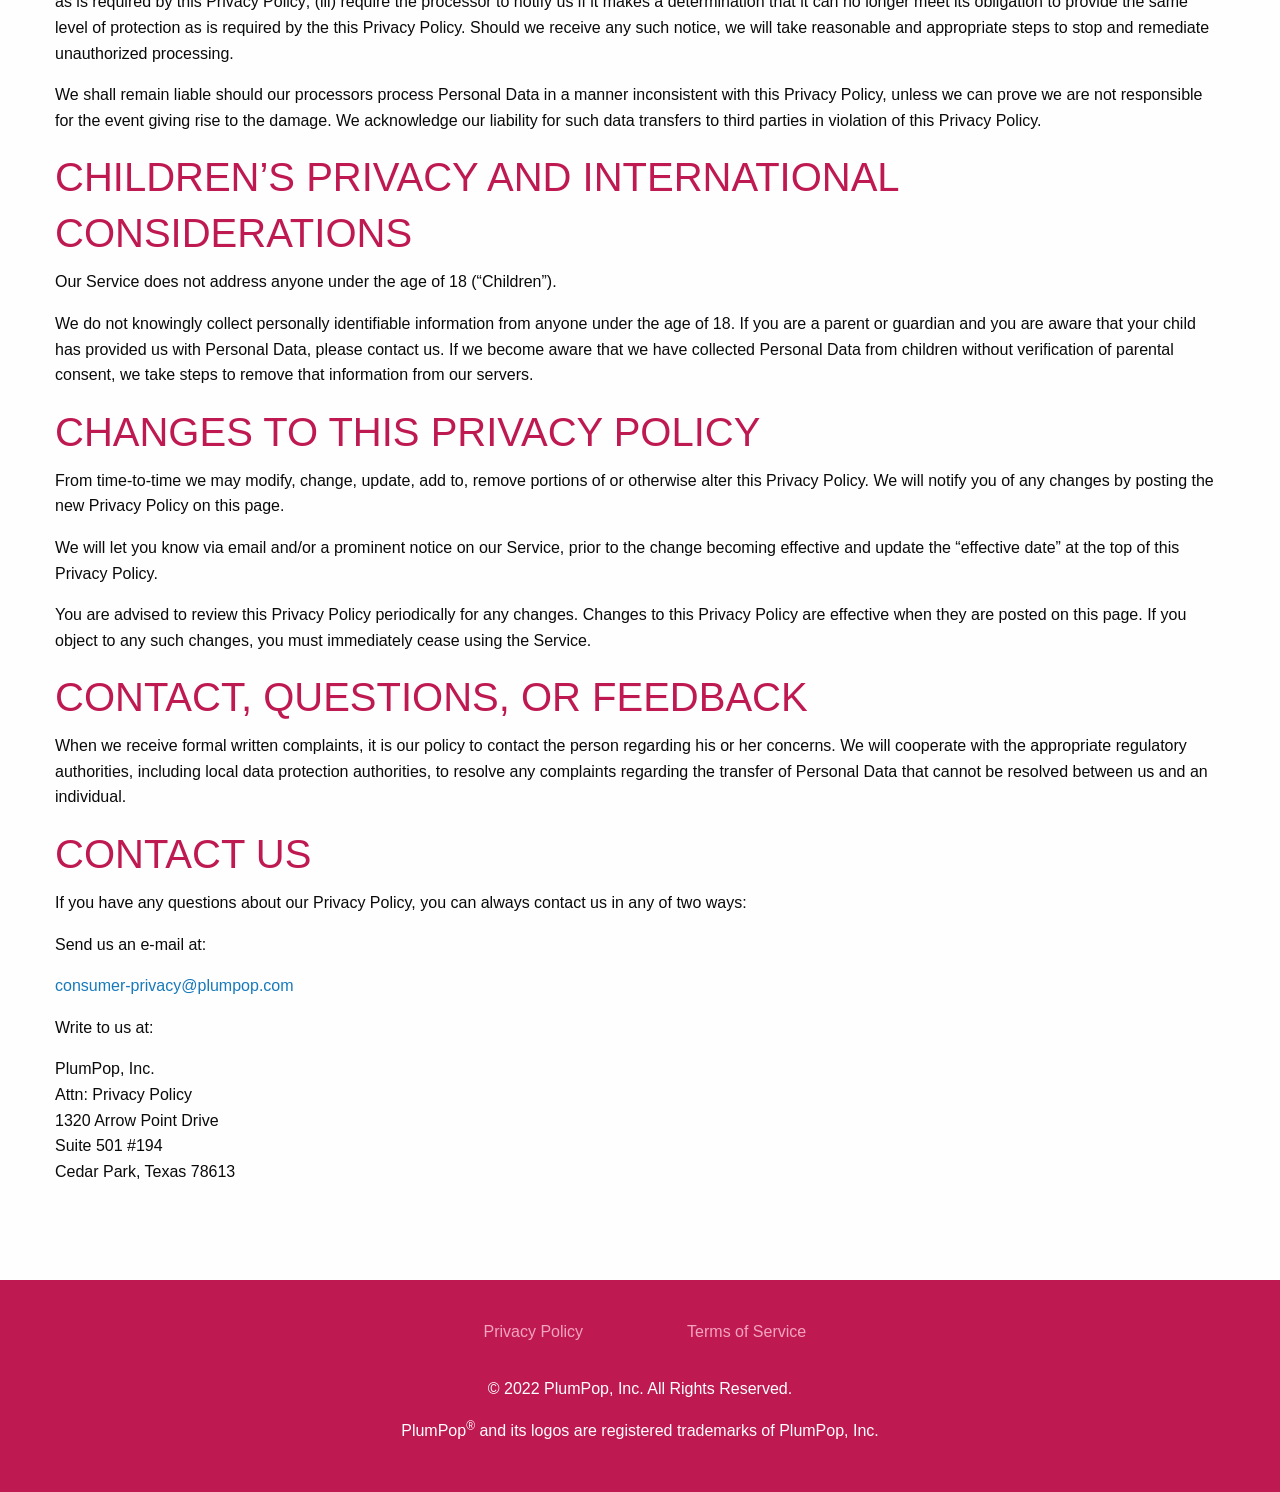
<file: privacy.html>
<!doctype html>
<html class="no-js" lang="en" dir="ltr">
<head>
    <meta charset="utf-8"/>
    <meta http-equiv="x-ua-compatible" content="ie=edge">
    <meta name="viewport" content="width=device-width, initial-scale=1.0"/>

    <title>PlumPop - Privacy Policy</title>

    <link rel="apple-touch-icon" sizes="180x180" href="apple-touch-icon.png">
    <link rel="icon" type="image/png" sizes="32x32" href="favicon-32x32.png">
    <link rel="icon" type="image/png" sizes="16x16" href="favicon-16x16.png">
    <link rel="manifest" href="site.webmanifest">
    <link rel="mask-icon" href="safari-pinned-tab.svg" color="#5bbad5">
    <meta name="msapplication-TileColor" content="#da532c">
    <meta name="theme-color" content="#ffffff">

    <link rel="stylesheet" href="css/foundation-6.6.3/css/foundation.css">
    <link rel="stylesheet" href="css/main.css">
    <link rel="stylesheet" href="css/privacy.css">
</head>
<body>
<div id="off-canvas"
     class="off-canvas position-left"
     data-off-canvas
     data-auto-focus="false">
    <ul class="vertical menu">
        <li>
            <img src="img/logo/plumpop_logo_icon_23x36.png"
                 width="23"
                 height="36"
                 alt="PlumPop Logo Icon">
        </li>
        <li>
            <ul class="nested vertical menu">
                <li>
                    <a class="page-link" href="index.html">Consumer</a>
                </li>
                <li>
                    <a class="page-link" href="merchant.html">Merchant</a>
                </li>
            </ul>
        </li>
    </ul>
</div>

<div class="off-canvas-content" data-off-canvas-content>
    <nav>
        <div class="title-bar hide-for-medium">
            <div class="title-bar-left">
                <button id="menu-icon"
                        type="button"
                        class="menu-icon"
                        data-open="off-canvas"></button>
                <img src="img/logo/plumpop_logo_icon_name_maroon_flush_background_white_138x36.png"
                     width="138"
                     height="36"
                     alt="PlumPop Logo">
            </div>
        </div>
        <div class="top-bar show-for-medium">
            <div class="top-bar-left">
                <img src="img/logo/plumpop_logo_icon_name_maroon_flush_background_white_226x59.png"
                     width="226"
                     height="59"
                     alt="PlumPop Logo">
            </div>
            <div class="top-bar-right">
                <ul class="dropdown menu" data-dropdown-menu data-alignment="left">
                    <li>
                        <a class="page-link" href="index.html">Consumer</a>
                    </li>
                    <li>
                        <a class="page-link" href="merchant.html">Merchant</a>
                    </li>
                </ul>
            </div>
        </div>
    </nav>
    <section>
        <div class="grid-container">
            <div class="grid-y">
                <h1>PlumPop Privacy Policy</h1>
                <p>
                    Last Updated: February 16, 2022
                </p>
                <h2>
                    OVERVIEW
                </h2>
                <p>
                    We respect your privacy. This Privacy Policy describes the privacy practices of the PlumPop Loyalty
                    Rewards Platform (the “Service”) operated by PlumPop, Inc., a Delaware corporation (collectively,
                    “Company” or “PlumPop” or “we” or “us” or “our”), the Personal Data we collect about you, how we
                    collect it, how we use it and with whom we share it. This Privacy Policy also describes the choices
                    you can make about how we collect and use your Personal Data. This Policy does not apply to the
                    practices of companies that we do not own or control, or to people whom we do not employ or manage.
                </p>
                <p>
                    By using the Service, whether on our web application or on our mobile device, you agree to the
                    collection and use of information in accordance with this Privacy Policy. This Privacy Policy is
                    subject to and incorporated within the Service’s Terms of Service (“Terms”), including its
                    provisions on liability and dispute resolution. Capitalized terms not otherwise defined in this
                    Privacy Policy shall have the meanings ascribed to them in the Terms.
                </p>
                <h2>
                    DEFINITIONS
                </h2>
                <ul>
                    <li>
                        Cookies. Cookies are small pieces of data stored on your device (computer or mobile device).
                    </li>
                    <li>
                        Data Controller. Data Controller means the natural or legal person who (either alone or jointly
                        or in common with other persons) determines the purposes for which and the manner in which any
                        Personal Data are, or are to be, processed. For the purpose of this Privacy Policy, we are a
                        Data Controller of your Personal Data.
                    </li>
                    <li>
                        Data Processors (or Service Providers). Data Processor (or Service Provider) means any natural
                        or legal person who processes the data on behalf of the Data Controller. We may use the service
                        of various Service Providers in order to process your data more effectively.
                    </li>
                    <li>
                        Data Subject (or User). Data Subject is any living individual who is using our Service and is
                        the subject of Personal Data. For the purpose of this Privacy Policy, you are a Data Subject.
                    </li>
                    <li>
                        Personal Data. Personal Data means information about a living individual who can be identified
                        from such information (or from those and other information either in our possession or likely to
                        come into our possession).
                    </li>
                    <li>
                        Usage Data. Usage Data is data collected automatically by the use of the Service infrastructure
                        itself (for example, dates and times of Service visits or usage, the duration of a page visit or
                        the use of an app, IP addresses, browser characteristics, device characteristics, operating
                        system, language preferences, referring URLs and information on actions taken on our Service).
                    </li>
                </ul>
                <h2>
                    HOW WE COLLECT YOUR PERSONAL DATA
                </h2>
                <p>
                    We collect information in different ways from individuals who access the Service. We collect
                    information from you in the following ways:
                </p>
                <ul>
                    <li>
                        When you sign-up to use the Service.
                    </li>
                    <li>
                        When you provide information to create your account.
                    </li>
                    <li>
                        When you collect, explore and use tokens through the Service.
                    </li>
                    <li>
                        When you use tokens to redeem rewards through the Service.
                    </li>
                    <li>
                        When you access the Service by using our mobile app.
                    </li>
                    <li>
                        When you enable Bluetooth and location permissions for our mobile app.
                    </li>
                    <li>
                        Through third party tools used to collect User behavior, such as through Cookies. We may also
                        receive reports based on the use of these technologies from our Service Providers on an
                        individual as well as aggregated basis.
                    </li>
                </ul>
                <h2>
                    WHAT TYPES OF PERSONAL DATA WE COLLECT
                </h2>
                <p>
                    We collect different information from you depending on how you engage with us.
                </p>
                <ul>
                    <li>
                        We collect your phone number when you provide it to us by signing up to use the Service.
                    </li>
                    <li>
                        We collect your association with merchants on our Service when you collect tokens through the
                        Service by visiting merchants.
                    </li>
                    <li>
                        We collect your association with merchants on our Service when you redeem tokens to use rewards
                        through the Service.
                    </li>
                    <li>
                        We collect your location when using our mobile app.
                    </li>
                    <li>
                        We automatically collect Usage Data through your use of the Service.
                    </li>
                </ul>
                <h2>
                    HOW WE PROCESS AND USE YOUR PERSONAL DATA
                </h2>
                <p>
                    We may process and use your Personal Data primarily to perform a contract with you, and to otherwise
                    deliver the Service or a service that you request, including:
                </p>
                <ul>
                    <li>
                        To create your account and authenticate you.
                    </li>
                    <li>
                        To associate you with the merchants that you select or visit.
                    </li>
                    <li>
                        To associate you with the tokens you collect.
                    </li>
                    <li>
                        To fulfill your request to redeem tokens and redeem rewards, as applicable.
                    </li>
                    <li>
                        To assist us in operating and improving the Service.
                    </li>
                </ul>
                <p>
                    We may also process your Personal Data because it is necessary for our or a third party's legitimate
                    interests and it’s not overridden by your rights. In this respect, we may use your Personal Data to:
                </p>
                <ul>
                    <li>
                        To contact you via email, postal mail, or telephone to learn more about your preferences, to
                        conduct market research and learn more about how we can improve our offerings.
                    </li>
                    <li>
                        To track Service performance, to make your visit better, and for aggregate Service analytics.
                    </li>
                    <li>
                        To analyze trends, measure page views and performance, administer the Service, track Users’
                        movements around the Service and to gather demographic information about our User base as a
                        whole.
                    </li>
                    <li>
                        We use Cookies and LSOs to remember Users’ preferences (e.g. search filters), for
                        authentication, for source tracking, for analytics, or for product recommendations.
                    </li>
                </ul>
                <p>
                    We may also process your Personal Data for our compliance with our legal obligations. In this
                    respect, we may use your Personal Data for the following:
                </p>
                <ul>
                    <li>
                        When necessary to conform to legal requirements or to respond to a subpoena, search warrant or
                        other legal process received by us, whether or not a response is required by applicable law.
                    </li>
                    <li>
                        When necessary to enforce or apply our Terms and other related agreements.
                    </li>
                    <li>
                        To protect our rights or the property or safety of our employees, Users or members of the
                        general public.
                    </li>
                </ul>
                <h2>
                    WITH WHOM WILL WE SHARE YOUR PERSONAL DATA
                </h2>
                <p>
                    We generally do not share your Personal Data with third parties. However, we may share your Personal
                    Data:
                </p>
                <ul>
                    <li>
                        If we have received your permission beforehand.
                    </li>
                    <li>
                        With our employees, if necessary for the development, improvement, and provision of our Service.
                        Our employees must have a business reason to obtain access to your Personal Data.
                    </li>
                    <li>
                        With Service Providers, such as processors when they meet the requirements of this Privacy
                        Policy, and when necessary for the purposes of providing the Service, (e.g., statistical
                        analyses and data processing).
                    </li>
                    <li>
                        Under certain circumstances, if required to do so by law or in response to valid requests by
                        public authorities (e.g. a court or a government agency).
                    </li>
                    <li>
                        If in good faith, we believe that such action is necessary to comply with a legal obligation or
                        to protect and defend our rights or property.
                    </li>
                    <li>
                        To a successor entity upon a merger, consolidation or other corporate reorganization in which we
                        participate or to a purchaser of all or substantially all of our assets to which this Service
                        relates.
                    </li>
                </ul>
                <h2>
                    YOUR DATA PROTECTION RIGHTS AND CHOICES
                </h2>
                <p>
                    We aim to take reasonable steps to allow you to correct, amend, delete, or limit the use of your
                    Personal Data. If you wish to be informed what Personal Data we hold about you and if you want it to
                    be removed from our systems, please contact us using the details set out below. You have the right
                    to:
                </p>
                <ul>
                    <li>
                        Access or update the information we have on you. Find out if we use your Personal Data, access
                        your Personal Data and have it corrected or amended if it is inaccurate or incomplete.
                    </li>
                    <li>
                        Withdraw consent. Withdraw any express consent that you have provided to the processing of your
                        Personal Data at any time without penalty.
                    </li>
                    <li>
                        Object. You have the right to object to our processing of your Personal Data.
                    </li>
                    <li>
                        Data portability. Obtain a transferable copy of some of your Personal Data which can be
                        transferred to another provider when the Personal Data was processed based on your consent.
                    </li>
                    <li>
                        Rectification. If you believe your Personal Data is inaccurate, no longer necessary for our
                        business purposes, or if you object to our processing of your Personal Data, you also have the
                        right to request that we restrict the processing of your data pending our investigation and/or
                        verification of your claim.
                    </li>
                    <li>
                        Deletion or restriction. Request your Personal Data be deleted or restricted under certain
                        circumstances. For example, if PlumPop is using your Personal Data on the basis of your consent
                        and has no other legal basis to use such, you may request your Personal Data be deleted when you
                        withdraw your consent.
                    </li>
                </ul>
                <p>
                    If you wish to exercise any of these rights, or raise a complaint on how we have handled your
                    Personal Data, please contact us at <a href="mailto: consumer-privacy@plumpop.com"><span
                        class="email-address">consumer-privacy@plumpop.com</span></a> or via the details below.
                </p>
                <p>
                    You additionally have choices regarding the collection, use, and sharing of your Personal Data.
                </p>
                <ul>
                    <li>
                        You have a right at any time to stop us from contacting you for promotional marketing purposes.
                        If now or in the future you receive promotional or electronic newsletter communications from us,
                        you may indicate a preference to stop receiving such communications from us, and you will have
                        the opportunity to “opt-out” by clicking the “Unsubscribe” hyperlink at the bottom of all such
                        communications. Notwithstanding your indicated email marketing preferences, we may send you
                        administrative emails regarding the Service, including, for example, order confirmations or
                        updates to our Privacy Policy or the Terms.
                    </li>
                    <li>
                        You may be able to configure your browser to accept or reject all or some Cookies, or notify you
                        when a Cookie is set — all browsers are different, so check the “Help” menu of your particular
                        browser to learn how to change your Cookie preferences. Please note that if you have set your
                        browser to refuse Cookies, you will not be able to be authenticated and thereby you will not be
                        able to use the Service - you will only be able to browse public portions of our website. Users
                        can control the use of Cookies at the individual browser level. Various browsers may offer their
                        own management tools for removing HTML5 LSOs.
                    </li>
                </ul>
                <p>
                    Users of the Service from California:
                </p>
                <p>
                    Under California Civil Code sections 1798.83-1798.84, California residents are entitled to ask us
                    for a policy identifying the categories of personal customer information which we share with our
                    affiliates and/or third parties for marketing purposes, and providing contact information for such
                    affiliates and/or third parties. If you are a California resident and would like a copy of this
                    Privacy Policy, please submit a written request to the address below.
                </p>
                <p>
                    Visiting our Service from outside the United States:
                </p>
                <p>
                    We store and process all Personal Data within the United States.
                </p>
                <p>
                    If you are visiting our Service from outside the United States, please be aware that your
                    information will typically be transferred to, stored, and processed in the United States where our
                    servers are located and our central database is operated. The data protection and other laws of the
                    United States and other countries might not be as comprehensive as those in your country. Please be
                    assured that we seek to take reasonable steps to ensure that your Personal Data is protected. If you
                    are located outside United States and choose to provide information to us, please note that we
                    transfer the data, including Personal Data, to United States and process it there. Your consent to
                    this Privacy Policy followed by your submission of such information represents your agreement to
                    that transfer.
                </p>
                <p>
                    Users of the Service from the EU:
                </p>
                <p>
                    If your Personal Data is subject to GDPR, in the course of providing the Service to you, we may
                    transfer your Personal Data outside of the EU, principally to our servers in the United States; this
                    means that your Personal Data will not have the automatic protection of European data protection
                    laws (including the GDPR) which apply in the EU. In these circumstances, in order to ensure that
                    your Personal Data continues to have adequate protection when it is transferred outside the EU, your
                    Personal Data will only be transferred on one of the following bases:
                </p>
                <ol>
                    <li>
                        Where the transfer is subject to one or more of the appropriate safeguards for international
                        transfers prescribed by applicable law (for example, standard data protection clauses adopted by
                        the European Commission);
                    </li>
                    <li>
                        A European Commission decision provides that the country or territory to which the transfer is
                        made ensures an adequate level of protection; or
                    </li>
                    <li>
                        There exists another situation where the transfer is permitted under applicable law (for
                        example, where we have your explicit consent).
                    </li>
                </ol>
                <p>
                    You can obtain more details of the protection given to your Personal Data when it is transferred
                    outside the EU by contacting us using the details set out below.
                </p>
                <h2>
                    RETENTION OF DATA
                </h2>
                <p>
                    We will retain your Personal Data only for as long as is necessary for the purposes set out in this
                    Privacy Policy. We will retain and use your Personal Data to the extent necessary to perform a
                    contract with you, comply with our legal obligations (for example, if we are required to retain your
                    data to comply with applicable laws), resolve disputes, and enforce our legal agreements and
                    policies.
                </p>
                <p>
                    We will also retain Usage Data for internal analysis purposes. Usage Data is generally retained for
                    a shorter period of time, except when this data is used to strengthen the security or to improve the
                    functionality of our Service, or we are legally obligated to retain this data for longer time
                    periods.
                </p>
                <h2>
                    SECURITY OF DATA
                </h2>
                <p>
                    The security of your data is important to us, but remember that no method of transmission over the
                    Internet, or method of electronic storage is 100% secure. We take precautions to insure that our
                    visitors’ Personal Data is secured and we strive to use commercially acceptable means to protect
                    your Personal Data, but we cannot guarantee its absolute security.
                </p>
                <p>
                    We use a variety of industry-standard technical, contractual, administrative and physical security
                    measures and procedures to help protect your Personal Data from unauthorized access, use, alteration
                    or disclosure. Unless otherwise provided, we restrict access to Personal Data to those employees who
                    need access to perform their job functions. Please note that despite our best efforts, no one can
                    guarantee the security of Personal Data. Unauthorized entry or use, hardware or software failure,
                    and other factors may compromise the security of Personal Data at any time.
                </p>
                <h2>
                    SERVICE PROVIDERS
                </h2>
                <p>
                    We may employ Service Providers, to process Service-related data on our behalf, to perform
                    Service-related service or to assist us in analyzing how our Service is used. Each of these Service
                    Providers is contractually obligated to provide services to us in a manner consistent with this
                    Privacy Policy.
                </p>
                <p>
                    These third parties have access to your Personal Data only to perform these tasks on our behalf and
                    are obligated not to disclose or use it for any other purpose and must comply with the requirements
                    for third party processors set forth in this Privacy Policy.
                </p>
                <h2>
                    OUR LIABILITY FOR TRANSFERS OF YOUR PERSONAL DATA
                </h2>
                <p>
                    We require third-party controllers to whom we disclose your Personal Data to contractually agree to
                    (i) only process such Personal Data for the limited and specified purposes consistent with the
                    consent you provide; and (ii) provide the same level of protection to your Personal Data as required
                    under this Privacy Policy; and (iii) notify us if the third-party controller makes a determination
                    that it can no longer meet the foregoing obligations.
                </p>
                <p>
                    In addition, when we transfer your Personal Data to a third party processor acting as our agent, we
                    will: (i) transfer such Personal Data only for the limited and specified purposes consistent with
                    the request or consent you provide; (ii) contractually require the processor to provide at least the
                    same level of privacy protection as is required by this Privacy Policy; (iii) require the processor
                    to notify us if it makes a determination that it can no longer meet its obligation to provide the
                    same level of protection as is required by the this Privacy Policy. Should we receive any such
                    notice, we will take reasonable and appropriate steps to stop and remediate unauthorized processing.
                </p>
                <p>
                    We shall remain liable should our processors process Personal Data in a manner inconsistent with
                    this Privacy Policy, unless we can prove we are not responsible for the event giving rise to the
                    damage. We acknowledge our liability for such data transfers to third parties in violation of this
                    Privacy Policy.
                </p>
                <h2>
                    CHILDREN’S PRIVACY AND INTERNATIONAL CONSIDERATIONS
                </h2>
                <p>
                    Our Service does not address anyone under the age of 18 (“Children”).
                </p>
                <p>
                    We do not knowingly collect personally identifiable information from anyone under the age of 18. If
                    you are a parent or guardian and you are aware that your child has provided us with Personal Data,
                    please contact us. If we become aware that we have collected Personal Data from children without
                    verification of parental consent, we take steps to remove that information from our servers.
                </p>
                <h2>
                    CHANGES TO THIS PRIVACY POLICY
                </h2>
                <p>
                    From time-to-time we may modify, change, update, add to, remove portions of or otherwise alter this
                    Privacy Policy. We will notify you of any changes by posting the new Privacy Policy on this page.
                </p>
                <p>
                    We will let you know via email and/or a prominent notice on our Service, prior to the change
                    becoming effective and update the “effective date” at the top of this Privacy Policy.
                </p>
                <p>
                    You are advised to review this Privacy Policy periodically for any changes. Changes to this Privacy
                    Policy are effective when they are posted on this page. If you object to any such changes, you must
                    immediately cease using the Service.
                </p>
                <h2>
                    CONTACT, QUESTIONS, OR FEEDBACK
                </h2>
                <p>
                    When we receive formal written complaints, it is our policy to contact the person regarding his or
                    her concerns. We will cooperate with the appropriate regulatory authorities, including local data
                    protection authorities, to resolve any complaints regarding the transfer of Personal Data that
                    cannot be resolved between us and an individual.
                </p>
                <h2>
                    CONTACT US
                </h2>
                <p>
                    If you have any questions about our Privacy Policy, you can always contact us in any of two ways:
                </p>
                <p>
                    Send us an e-mail at:
                </p>
                <p>
                    <a href="mailto: consumer-privacy@plumpop.com"><span class="email-address">consumer-privacy@plumpop.com</span></a>
                </p>
                <p>
                    Write to us at:
                </p>
                <p>
                    PlumPop, Inc.<br/>
                    Attn: Privacy Policy<br/>
                    1320 Arrow Point Drive<br/>
                    Suite 501 #194<br/>
                    Cedar Park, Texas 78613<br/>
                </p>
            </div>
        </div>
    </section>
</div>

<div class="grid-y align-center-middle footer">
    <div class="cell">
        <div class="grid-x text-center">
            <div class="cell medium-offset-4 medium-2">
                <a>Privacy Policy</a>
            </div>
            <div id="terms" class="cell medium-2">
                <a href="terms.html">Terms of Service</a>
            </div>
        </div>
    </div>
    <div class="grid-container">
        <div id="rights" class="cell text-center">
            <p>&copy 2022 PlumPop, Inc. All Rights Reserved.</p>
            <p>PlumPop<sup>&reg;</sup> and its logos are registered trademarks of PlumPop, Inc.</p>
        </div>
    </div>
</div>

<script src="css/foundation-6.6.3/js/vendor.js"></script>
<script src="css/foundation-6.6.3/js/foundation.js"></script>
<script src="css/foundation-6.6.3/js/app.js"></script>
</body>
</html>
</file>
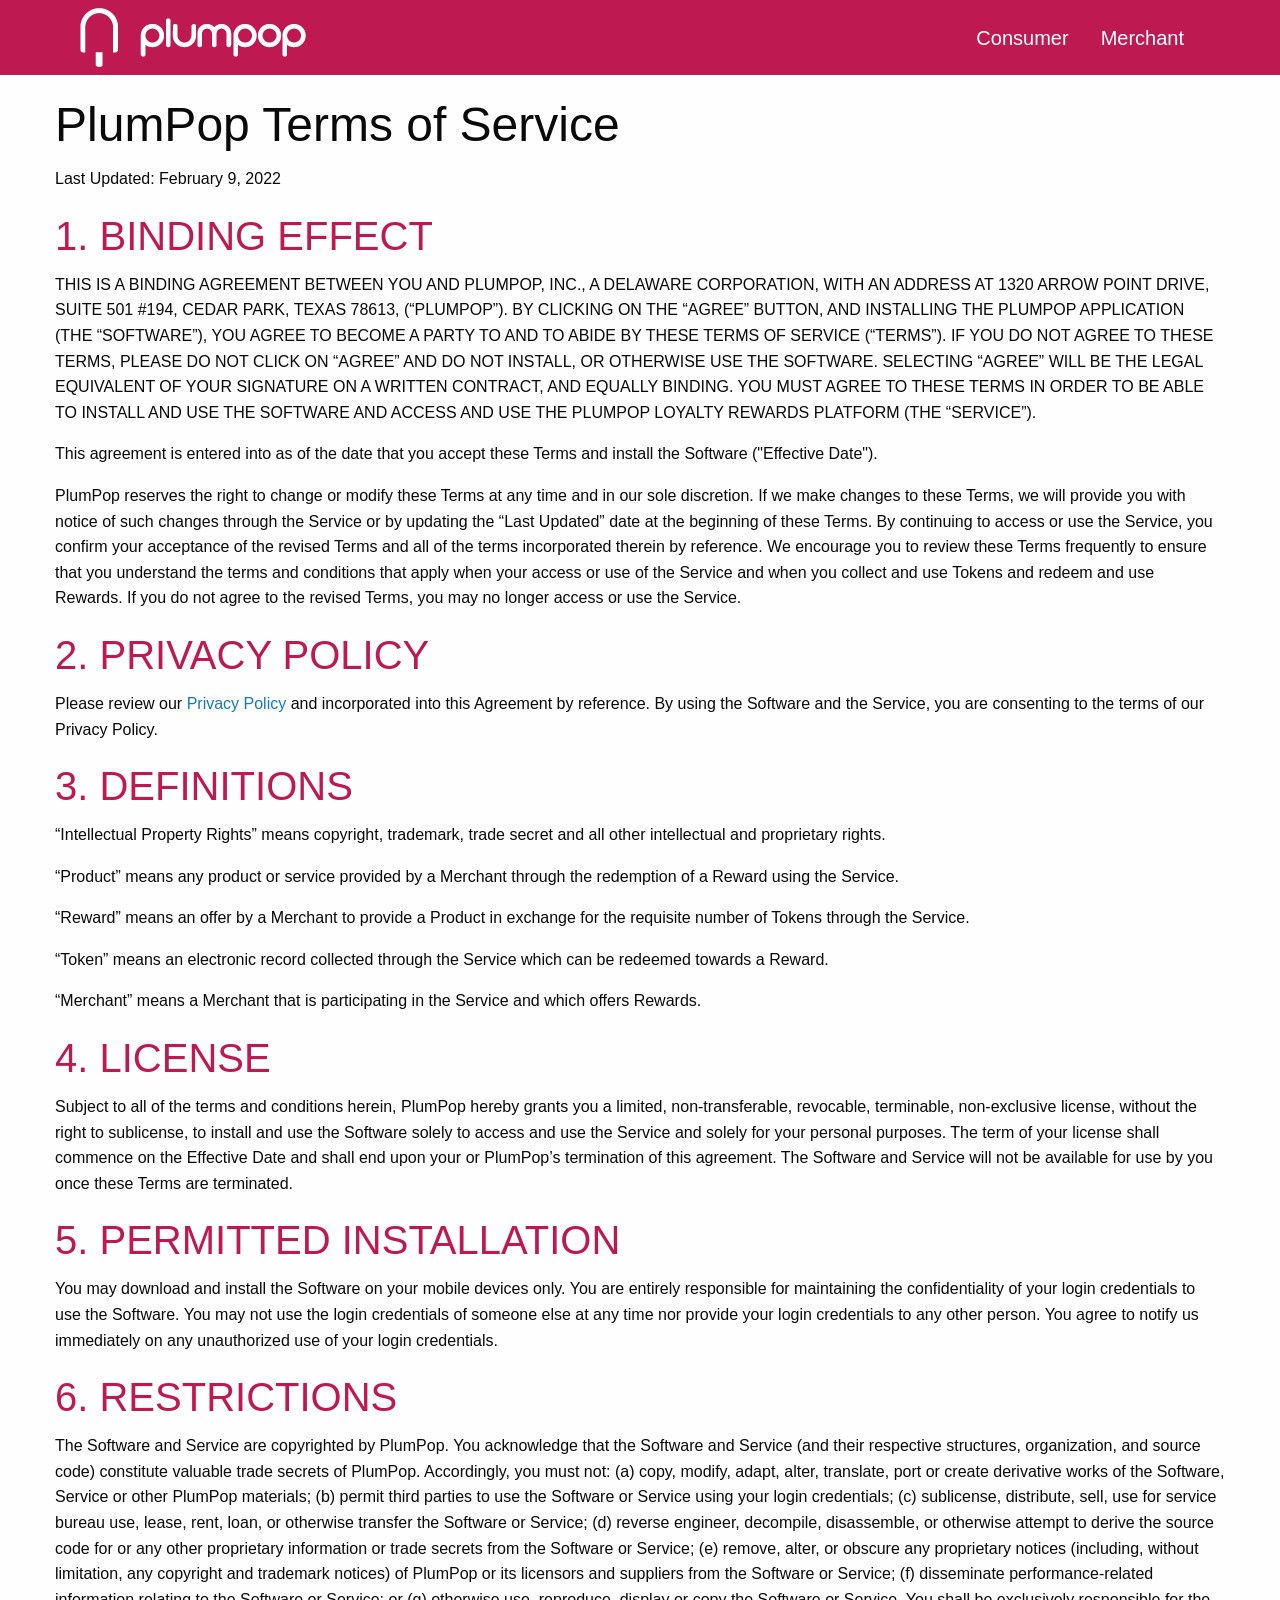
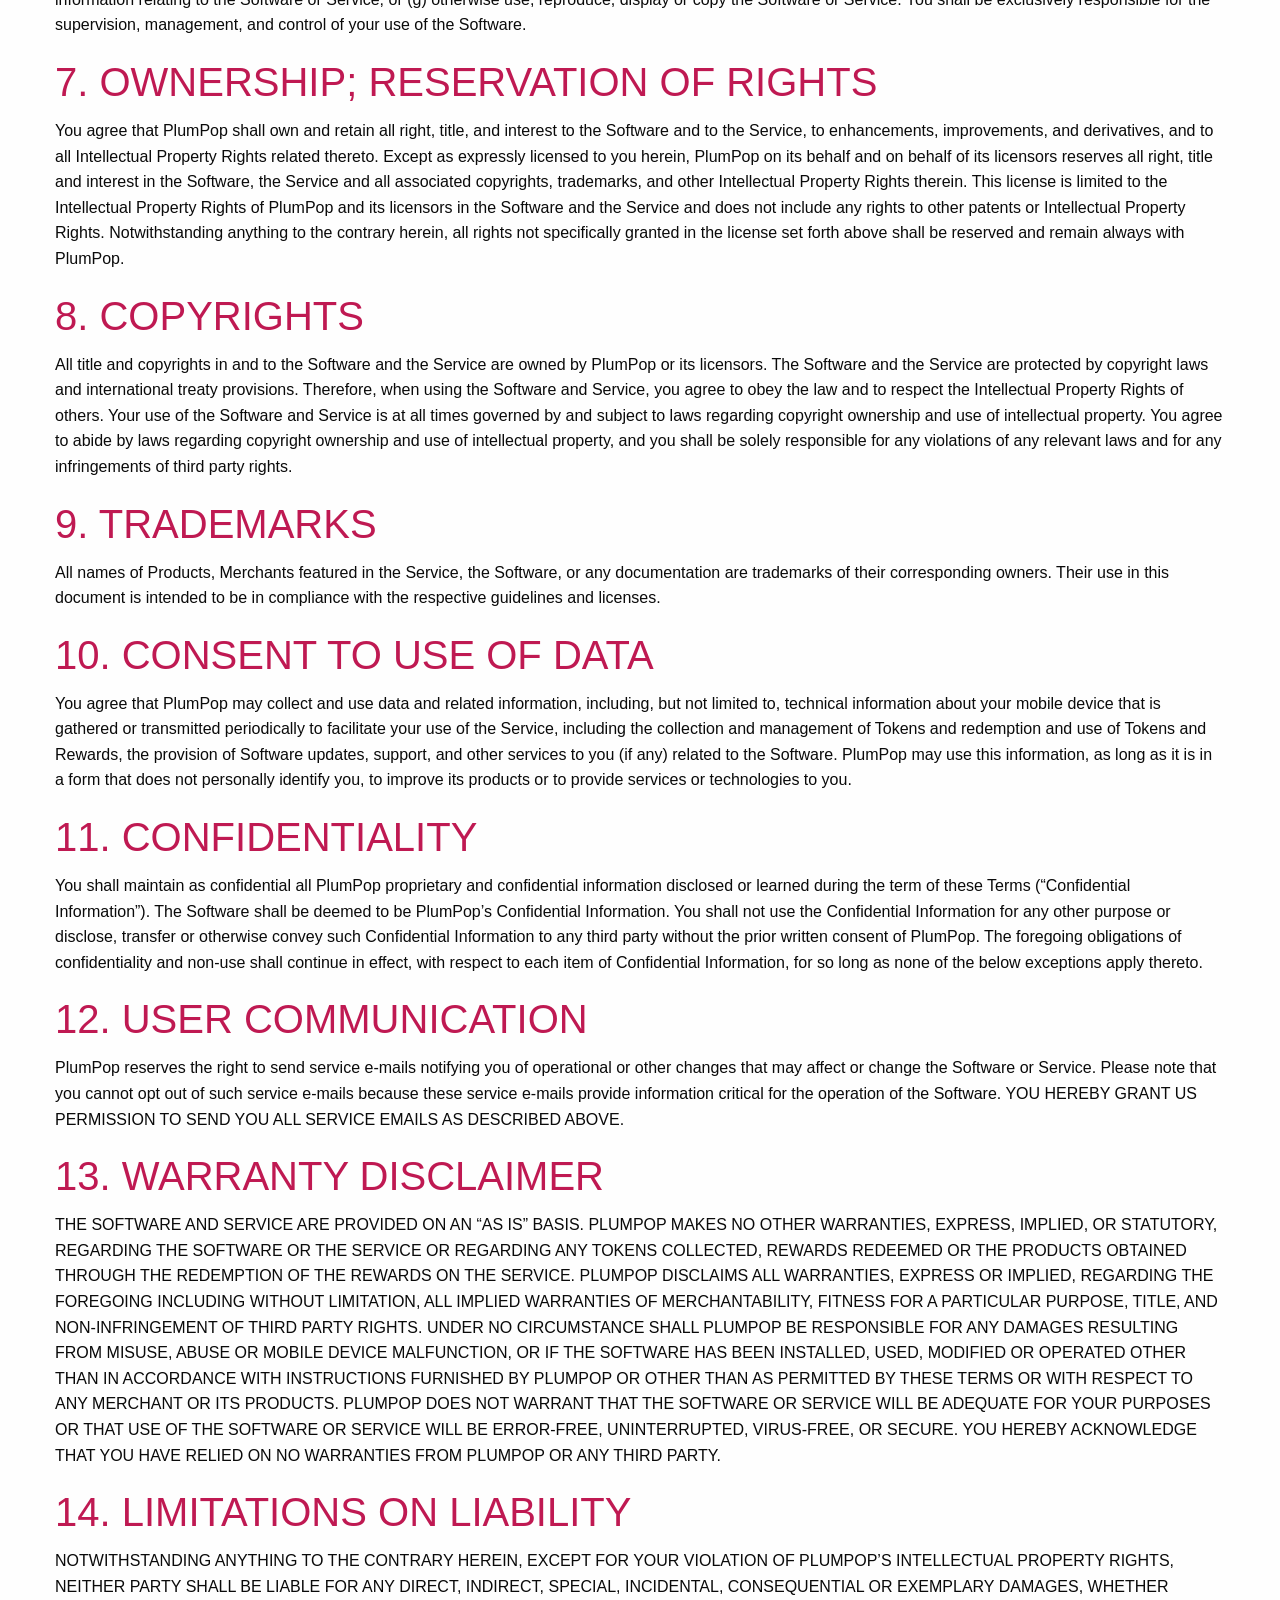
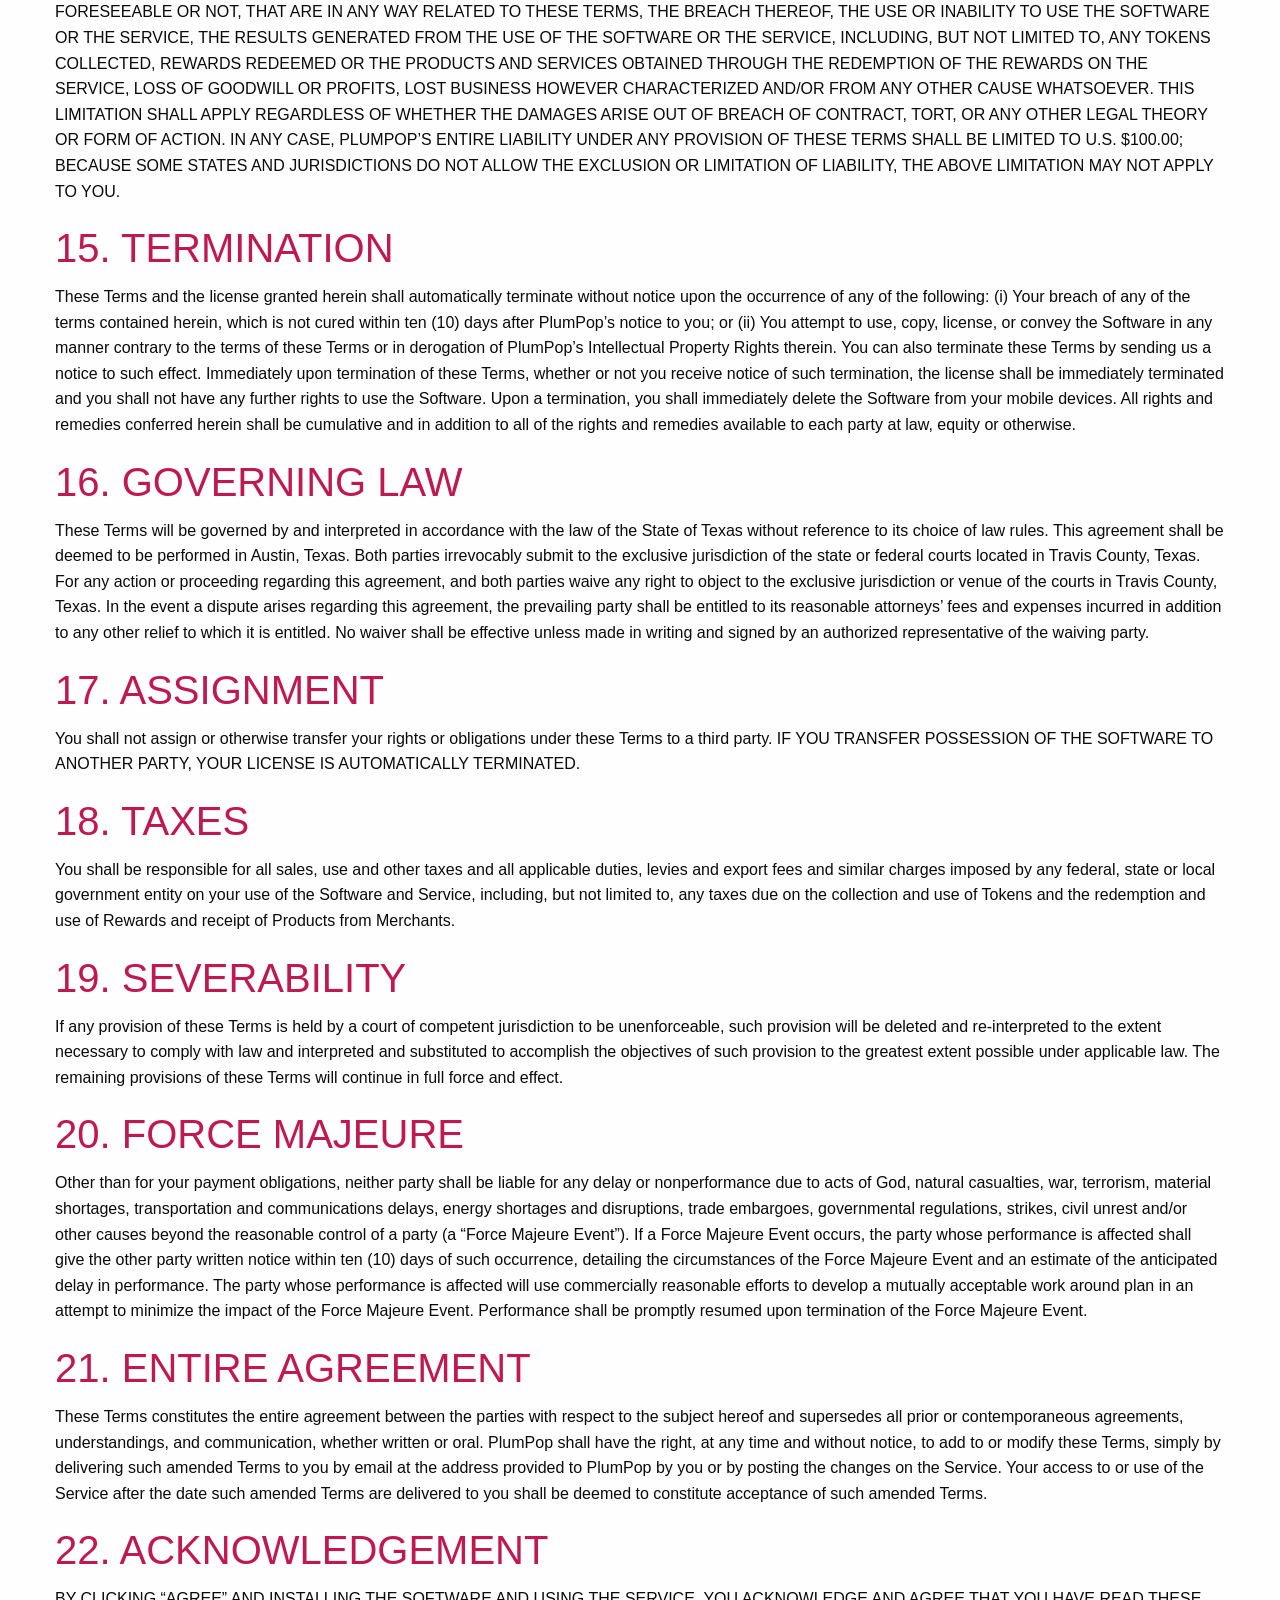
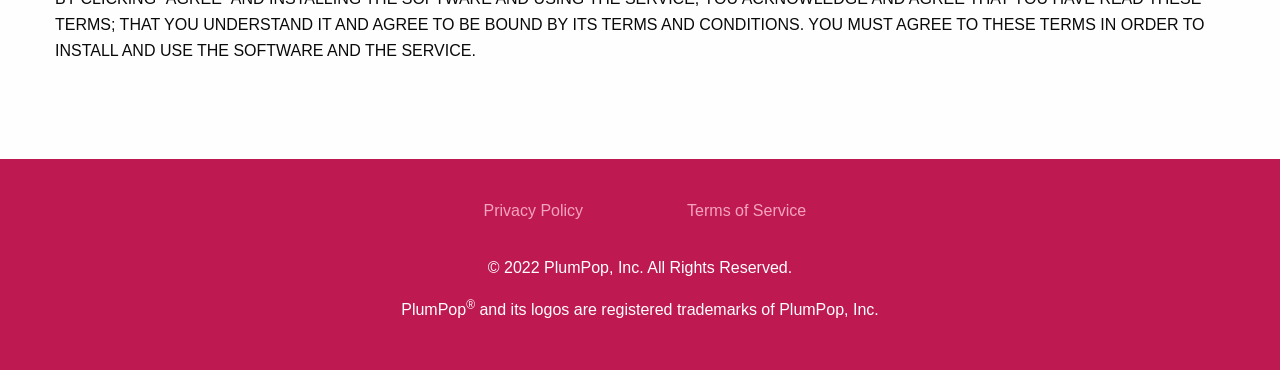
<file: terms.html>
<!doctype html>
<html class="no-js" lang="en" dir="ltr">
<head>
    <meta charset="utf-8"/>
    <meta http-equiv="x-ua-compatible" content="ie=edge">
    <meta name="viewport" content="width=device-width, initial-scale=1.0"/>

    <title>PlumPop - Terms of Service</title>

    <link rel="apple-touch-icon" sizes="180x180" href="apple-touch-icon.png">
    <link rel="icon" type="image/png" sizes="32x32" href="favicon-32x32.png">
    <link rel="icon" type="image/png" sizes="16x16" href="favicon-16x16.png">
    <link rel="manifest" href="site.webmanifest">
    <link rel="mask-icon" href="safari-pinned-tab.svg" color="#5bbad5">
    <meta name="msapplication-TileColor" content="#da532c">
    <meta name="theme-color" content="#ffffff">

    <link rel="stylesheet" href="css/foundation-6.6.3/css/foundation.css">
    <link rel="stylesheet" href="css/main.css">
    <link rel="stylesheet" href="css/terms.css">
</head>
<body>
<div id="off-canvas"
     class="off-canvas position-left"
     data-off-canvas
     data-auto-focus="false">
    <ul class="vertical menu">
        <li>
            <img src="img/logo/plumpop_logo_icon_23x36.png"
                 width="23"
                 height="36"
                 alt="PlumPop Logo Icon">
        </li>
        <li>
            <ul class="nested vertical menu">
                <li>
                    <a class="page-link" href="index.html">Consumer</a>
                </li>
                <li>
                    <a class="page-link" href="merchant.html">Merchant</a>
                </li>
            </ul>
        </li>
    </ul>
</div>

<div class="off-canvas-content" data-off-canvas-content>
    <nav>
        <div class="title-bar hide-for-medium">
            <div class="title-bar-left">
                <button id="menu-icon"
                        type="button"
                        class="menu-icon"
                        data-open="off-canvas"></button>
                <img src="img/logo/plumpop_logo_icon_name_maroon_flush_background_white_138x36.png"
                     width="138"
                     height="36"
                     alt="PlumPop Logo">
            </div>
        </div>
        <div class="top-bar show-for-medium">
            <div class="top-bar-left">
                <img src="img/logo/plumpop_logo_icon_name_maroon_flush_background_white_226x59.png"
                     width="226"
                     height="59"
                     alt="PlumPop Logo">
            </div>
            <div class="top-bar-right">
                <ul class="dropdown menu" data-dropdown-menu data-alignment="left">
                    <li>
                        <a class="page-link" href="index.html">Consumer</a>
                    </li>
                    <li>
                        <a class="page-link" href="merchant.html">Merchant</a>
                    </li>
                </ul>
            </div>
        </div>
    </nav>
    <section>
        <div class="grid-container">
            <div class="grid-y">
                <h1>
                    PlumPop Terms of Service
                </h1>
                <p>
                    Last Updated: February 9, 2022
                </p>
                <h2>
                    1. BINDING EFFECT
                </h2>
                <p>
                    THIS IS A BINDING AGREEMENT BETWEEN YOU AND PLUMPOP, INC., A DELAWARE CORPORATION, WITH AN ADDRESS
                    AT 1320 ARROW POINT DRIVE, SUITE 501 #194, CEDAR PARK, TEXAS 78613, (“PLUMPOP”). BY CLICKING ON THE
                    “AGREE” BUTTON, AND INSTALLING THE PLUMPOP APPLICATION (THE “SOFTWARE”), YOU AGREE TO BECOME A PARTY
                    TO AND TO ABIDE BY THESE TERMS OF SERVICE (“TERMS”). IF YOU DO NOT AGREE TO THESE TERMS, PLEASE DO
                    NOT CLICK ON “AGREE” AND DO NOT INSTALL, OR OTHERWISE USE THE SOFTWARE. SELECTING “AGREE” WILL BE
                    THE LEGAL EQUIVALENT OF YOUR SIGNATURE ON A WRITTEN CONTRACT, AND EQUALLY BINDING. YOU MUST AGREE TO
                    THESE TERMS IN ORDER TO BE ABLE TO INSTALL AND USE THE SOFTWARE AND ACCESS AND USE THE PLUMPOP
                    LOYALTY REWARDS PLATFORM (THE “SERVICE”).
                </p>
                <p>
                    This agreement is entered into as of the date that you accept these Terms and install the Software
                    ("Effective Date").
                </p>
                <p>
                    PlumPop reserves the right to change or modify these Terms at any time and in our sole discretion.
                    If we make changes to these Terms, we will provide you with notice of such changes through the
                    Service or by updating the “Last Updated” date at the beginning of these Terms. By continuing to
                    access or use the Service, you confirm your acceptance of the revised Terms and all of the terms
                    incorporated therein by reference. We encourage you to review these Terms frequently to ensure that
                    you understand the terms and conditions that apply when your access or use of the Service and when
                    you collect and use Tokens and redeem and use Rewards. If you do not agree to the revised Terms, you
                    may no longer access or use the Service.
                </p>
                <h2>
                    2. PRIVACY POLICY
                </h2>
                <p>
                    Please review our <a href="privacy.html">Privacy Policy</a> and incorporated into this Agreement by
                    reference. By using the Software and the Service, you are consenting to the terms of our Privacy
                    Policy.
                </p>
                <h2>
                    3. DEFINITIONS
                </h2>
                <p>
                    “Intellectual Property Rights” means copyright, trademark, trade secret and all other intellectual
                    and proprietary rights.
                </p>
                <p>
                    “Product” means any product or service provided by a Merchant through the redemption of a Reward
                    using the Service.
                </p>
                <p>
                    “Reward” means an offer by a Merchant to provide a Product in exchange for the requisite number of
                    Tokens through the Service.
                </p>
                <p>
                    “Token” means an electronic record collected through the Service which can be redeemed towards a
                    Reward.
                </p>
                <p>
                    “Merchant” means a Merchant that is participating in the Service and which offers Rewards.
                </p>
                <h2>
                    4. LICENSE
                </h2>
                <p>
                    Subject to all of the terms and conditions herein, PlumPop hereby grants you a limited,
                    non-transferable, revocable, terminable, non-exclusive license, without the right to sublicense, to
                    install and use the Software solely to access and use the Service and solely for your personal
                    purposes. The term of your license shall commence on the Effective Date and shall end upon your or
                    PlumPop’s termination of this agreement. The Software and Service will not be available for use by
                    you once these Terms are terminated.
                </p>
                <h2>
                    5. PERMITTED INSTALLATION
                </h2>
                <p>
                    You may download and install the Software on your mobile devices only. You are entirely responsible
                    for maintaining the confidentiality of your login credentials to use the Software. You may not use
                    the login credentials of someone else at any time nor provide your login credentials to any other
                    person. You agree to notify us immediately on any unauthorized use of your login credentials.
                </p>
                <h2>
                    6. RESTRICTIONS
                </h2>
                <p>
                    The Software and Service are copyrighted by PlumPop. You acknowledge that the Software and Service
                    (and their respective structures, organization, and source code) constitute valuable trade secrets
                    of PlumPop. Accordingly, you must not: (a) copy, modify, adapt, alter, translate, port or create
                    derivative works of the Software, Service or other PlumPop materials; (b) permit third parties to
                    use the Software or Service using your login credentials; (c) sublicense, distribute, sell, use for
                    service bureau use, lease, rent, loan, or otherwise transfer the Software or Service; (d) reverse
                    engineer, decompile, disassemble, or otherwise attempt to derive the source code for or any other
                    proprietary information or trade secrets from the Software or Service; (e) remove, alter, or obscure
                    any proprietary notices (including, without limitation, any copyright and trademark notices) of
                    PlumPop or its licensors and suppliers from the Software or Service; (f) disseminate
                    performance-related information relating to the Software or Service; or (g) otherwise use,
                    reproduce, display or copy the Software or Service. You shall be exclusively responsible for the
                    supervision, management, and control of your use of the Software.
                </p>
                <h2>
                    7. OWNERSHIP; RESERVATION OF RIGHTS
                </h2>
                <p>
                    You agree that PlumPop shall own and retain all right, title, and interest to the Software and to
                    the Service, to enhancements, improvements, and derivatives, and to all Intellectual Property Rights
                    related thereto. Except as expressly licensed to you herein, PlumPop on its behalf and on behalf of
                    its licensors reserves all right, title and interest in the Software, the Service and all associated
                    copyrights, trademarks, and other Intellectual Property Rights therein. This license is limited to
                    the Intellectual Property Rights of PlumPop and its licensors in the Software and the Service and
                    does not include any rights to other patents or Intellectual Property Rights. Notwithstanding
                    anything to the contrary herein, all rights not specifically granted in the license set forth above
                    shall be reserved and remain always with PlumPop.
                </p>
                <h2>
                    8. COPYRIGHTS
                </h2>
                <p>
                    All title and copyrights in and to the Software and the Service are owned by PlumPop or its
                    licensors. The Software and the Service are protected by copyright laws and international treaty
                    provisions. Therefore, when using the Software and Service, you agree to obey the law and to respect
                    the Intellectual Property Rights of others. Your use of the Software and Service is at all times
                    governed by and subject to laws regarding copyright ownership and use of intellectual property. You
                    agree to abide by laws regarding copyright ownership and use of intellectual property, and you shall
                    be solely responsible for any violations of any relevant laws and for any infringements of third
                    party rights.
                </p>
                <h2>
                    9. TRADEMARKS
                </h2>
                <p>
                    All names of Products, Merchants featured in the Service, the Software, or any documentation are
                    trademarks of their corresponding owners. Their use in this document is intended to be in compliance
                    with the respective guidelines and licenses.
                </p>
                <h2>
                    10. CONSENT TO USE OF DATA
                </h2>
                <p>
                    You agree that PlumPop may collect and use data and related information, including, but not limited
                    to, technical information about your mobile device that is gathered or transmitted periodically to
                    facilitate your use of the Service, including the collection and management of Tokens and redemption
                    and use of Tokens and Rewards, the provision of Software updates, support, and other services to you
                    (if any) related to the Software. PlumPop may use this information, as long as it is in a form that
                    does not personally identify you, to improve its products or to provide services or technologies to
                    you.
                </p>
                <h2>
                    11. CONFIDENTIALITY
                </h2>
                <p>
                    You shall maintain as confidential all PlumPop proprietary and confidential information disclosed or
                    learned during the term of these Terms (“Confidential Information”). The Software shall be deemed to
                    be PlumPop’s Confidential Information. You shall not use the Confidential Information for any other
                    purpose or disclose, transfer or otherwise convey such Confidential Information to any third party
                    without the prior written consent of PlumPop. The foregoing obligations of confidentiality and
                    non-use shall continue in effect, with respect to each item of Confidential Information, for so long
                    as none of the below exceptions apply thereto.
                </p>
                <h2>
                    12. USER COMMUNICATION
                </h2>
                <p>
                    PlumPop reserves the right to send service e-mails notifying you of operational or other changes
                    that may affect or change the Software or Service. Please note that you cannot opt out of such
                    service e-mails because these service e-mails provide information critical for the operation of the
                    Software. YOU HEREBY GRANT US PERMISSION TO SEND YOU ALL SERVICE EMAILS AS DESCRIBED ABOVE.
                </p>
                <h2>
                    13. WARRANTY DISCLAIMER
                </h2>
                <p>
                    THE SOFTWARE AND SERVICE ARE PROVIDED ON AN “AS IS” BASIS. PLUMPOP MAKES NO OTHER WARRANTIES,
                    EXPRESS, IMPLIED, OR STATUTORY, REGARDING THE SOFTWARE OR THE SERVICE OR REGARDING ANY TOKENS
                    COLLECTED, REWARDS REDEEMED OR THE PRODUCTS OBTAINED THROUGH THE REDEMPTION OF THE REWARDS ON THE
                    SERVICE. PLUMPOP DISCLAIMS ALL WARRANTIES, EXPRESS OR IMPLIED, REGARDING THE FOREGOING INCLUDING
                    WITHOUT LIMITATION, ALL IMPLIED WARRANTIES OF MERCHANTABILITY, FITNESS FOR A PARTICULAR PURPOSE,
                    TITLE, AND NON-INFRINGEMENT OF THIRD PARTY RIGHTS. UNDER NO CIRCUMSTANCE SHALL PLUMPOP BE
                    RESPONSIBLE FOR ANY DAMAGES RESULTING FROM MISUSE, ABUSE OR MOBILE DEVICE MALFUNCTION, OR IF THE
                    SOFTWARE HAS BEEN INSTALLED, USED, MODIFIED OR OPERATED OTHER THAN IN ACCORDANCE WITH INSTRUCTIONS
                    FURNISHED BY PLUMPOP OR OTHER THAN AS PERMITTED BY THESE TERMS OR WITH RESPECT TO ANY MERCHANT OR
                    ITS PRODUCTS. PLUMPOP DOES NOT WARRANT THAT THE SOFTWARE OR SERVICE WILL BE ADEQUATE FOR YOUR
                    PURPOSES OR THAT USE OF THE SOFTWARE OR SERVICE WILL BE ERROR-FREE, UNINTERRUPTED, VIRUS-FREE, OR
                    SECURE. YOU HEREBY ACKNOWLEDGE THAT YOU HAVE RELIED ON NO WARRANTIES FROM PLUMPOP OR ANY THIRD
                    PARTY.
                </p>
                <h2>
                    14. LIMITATIONS ON LIABILITY
                </h2>
                <p>
                    NOTWITHSTANDING ANYTHING TO THE CONTRARY HEREIN, EXCEPT FOR YOUR VIOLATION OF PLUMPOP’S INTELLECTUAL
                    PROPERTY RIGHTS, NEITHER PARTY SHALL BE LIABLE FOR ANY DIRECT, INDIRECT, SPECIAL, INCIDENTAL,
                    CONSEQUENTIAL OR EXEMPLARY DAMAGES, WHETHER FORESEEABLE OR NOT, THAT ARE IN ANY WAY RELATED TO THESE
                    TERMS, THE BREACH THEREOF, THE USE OR INABILITY TO USE THE SOFTWARE OR THE SERVICE, THE RESULTS
                    GENERATED FROM THE USE OF THE SOFTWARE OR THE SERVICE, INCLUDING, BUT NOT LIMITED TO, ANY TOKENS
                    COLLECTED, REWARDS REDEEMED OR THE PRODUCTS AND SERVICES OBTAINED THROUGH THE REDEMPTION OF THE
                    REWARDS ON THE SERVICE, LOSS OF GOODWILL OR PROFITS, LOST BUSINESS HOWEVER CHARACTERIZED AND/OR FROM
                    ANY OTHER CAUSE WHATSOEVER. THIS LIMITATION SHALL APPLY REGARDLESS OF WHETHER THE DAMAGES ARISE OUT
                    OF BREACH OF CONTRACT, TORT, OR ANY OTHER LEGAL THEORY OR FORM OF ACTION. IN ANY CASE, PLUMPOP’S
                    ENTIRE LIABILITY UNDER ANY PROVISION OF THESE TERMS SHALL BE LIMITED TO U.S. $100.00; BECAUSE SOME
                    STATES AND JURISDICTIONS DO NOT ALLOW THE EXCLUSION OR LIMITATION OF LIABILITY, THE ABOVE LIMITATION
                    MAY NOT APPLY TO YOU.
                </p>
                <h2>
                    15. TERMINATION
                </h2>
                <p>
                    These Terms and the license granted herein shall automatically terminate without notice upon the
                    occurrence of any of the following: (i) Your breach of any of the terms contained herein, which is
                    not cured within ten (10) days after PlumPop’s notice to you; or (ii) You attempt to use, copy,
                    license, or convey the Software in any manner contrary to the terms of these Terms or in derogation
                    of PlumPop’s Intellectual Property Rights therein. You can also terminate these Terms by sending us
                    a notice to such effect. Immediately upon termination of these Terms, whether or not you receive
                    notice of such termination, the license shall be immediately terminated and you shall not have any
                    further rights to use the Software. Upon a termination, you shall immediately delete the Software
                    from your mobile devices. All rights and remedies conferred herein shall be cumulative and in
                    addition to all of the rights and remedies available to each party at law, equity or otherwise.
                </p>
                <h2>
                    16. GOVERNING LAW
                </h2>
                <p>
                    These Terms will be governed by and interpreted in accordance with the law of the State of Texas
                    without reference to its choice of law rules. This agreement shall be deemed to be performed in
                    Austin, Texas. Both parties irrevocably submit to the exclusive jurisdiction of the state or federal
                    courts located in Travis County, Texas. For any action or proceeding regarding this agreement, and
                    both parties waive any right to object to the exclusive jurisdiction or venue of the courts in
                    Travis County, Texas. In the event a dispute arises regarding this agreement, the prevailing party
                    shall be entitled to its reasonable attorneys’ fees and expenses incurred in addition to any other
                    relief to which it is entitled. No waiver shall be effective unless made in writing and signed by an
                    authorized representative of the waiving party.
                </p>
                <h2>
                    17. ASSIGNMENT
                </h2>
                <p>
                    You shall not assign or otherwise transfer your rights or obligations under these Terms to a third
                    party. IF YOU TRANSFER POSSESSION OF THE SOFTWARE TO ANOTHER PARTY, YOUR LICENSE IS AUTOMATICALLY
                    TERMINATED.
                </p>
                <h2>
                    18. TAXES
                </h2>
                <p>
                    You shall be responsible for all sales, use and other taxes and all applicable duties, levies and
                    export fees and similar charges imposed by any federal, state or local government entity on your use
                    of the Software and Service, including, but not limited to, any taxes due on the collection and use
                    of Tokens and the redemption and use of Rewards and receipt of Products from Merchants.
                </p>
                <h2>
                    19. SEVERABILITY
                </h2>
                <p>
                    If any provision of these Terms is held by a court of competent jurisdiction to be unenforceable,
                    such provision will be deleted and re-interpreted to the extent necessary to comply with law and
                    interpreted and substituted to accomplish the objectives of such provision to the greatest extent
                    possible under applicable law. The remaining provisions of these Terms will continue in full force
                    and effect.
                </p>
                <h2>
                    20. FORCE MAJEURE
                </h2>
                <p>
                    Other than for your payment obligations, neither party shall be liable for any delay or
                    nonperformance due to acts of God, natural casualties, war, terrorism, material shortages,
                    transportation and communications delays, energy shortages and disruptions, trade embargoes,
                    governmental regulations, strikes, civil unrest and/or other causes beyond the reasonable control of
                    a party (a “Force Majeure Event”). If a Force Majeure Event occurs, the party whose performance is
                    affected shall give the other party written notice within ten (10) days of such occurrence,
                    detailing the circumstances of the Force Majeure Event and an estimate of the anticipated delay in
                    performance. The party whose performance is affected will use commercially reasonable efforts to
                    develop a mutually acceptable work around plan in an attempt to minimize the impact of the Force
                    Majeure Event. Performance shall be promptly resumed upon termination of the Force Majeure Event.
                </p>
                <h2>
                    21. ENTIRE AGREEMENT
                </h2>
                <p>
                    These Terms constitutes the entire agreement between the parties with respect to the subject hereof
                    and supersedes all prior or contemporaneous agreements, understandings, and communication, whether
                    written or oral. PlumPop shall have the right, at any time and without notice, to add to or modify
                    these Terms, simply by delivering such amended Terms to you by email at the address provided to
                    PlumPop by you or by posting the changes on the Service. Your access to or use of the Service after
                    the date such amended Terms are delivered to you shall be deemed to constitute acceptance of such
                    amended Terms.
                </p>
                <h2>
                    22. ACKNOWLEDGEMENT
                </h2>
                <p>
                    BY CLICKING “AGREE” AND INSTALLING THE SOFTWARE AND USING THE SERVICE, YOU ACKNOWLEDGE AND AGREE
                    THAT YOU HAVE READ THESE TERMS; THAT YOU UNDERSTAND IT AND AGREE TO BE BOUND BY ITS TERMS AND
                    CONDITIONS. YOU MUST AGREE TO THESE TERMS IN ORDER TO INSTALL AND USE THE SOFTWARE AND THE SERVICE.
                </p>
            </div>
        </div>
    </section>
</div>

<div class="grid-y align-center-middle footer">
    <div class="cell">
        <div class="grid-x text-center">
            <div class="cell medium-offset-4 medium-2">
                <a href="privacy.html">Privacy Policy</a>
            </div>
            <div id="terms" class="cell medium-2">
                <a>Terms of Service</a>
            </div>
        </div>
    </div>
    <div class="grid-container">
        <div id="rights" class="cell text-center">
            <p>&copy; 2022 PlumPop, Inc. All Rights Reserved.</p>
            <p>PlumPop<sup>&reg;</sup> and its logos are registered trademarks of PlumPop, Inc.</p>
        </div>
    </div>
</div>

<script src="css/foundation-6.6.3/js/vendor.js"></script>
<script src="css/foundation-6.6.3/js/foundation.js"></script>
<script src="css/foundation-6.6.3/js/app.js"></script>
</body>
</html>
</file>
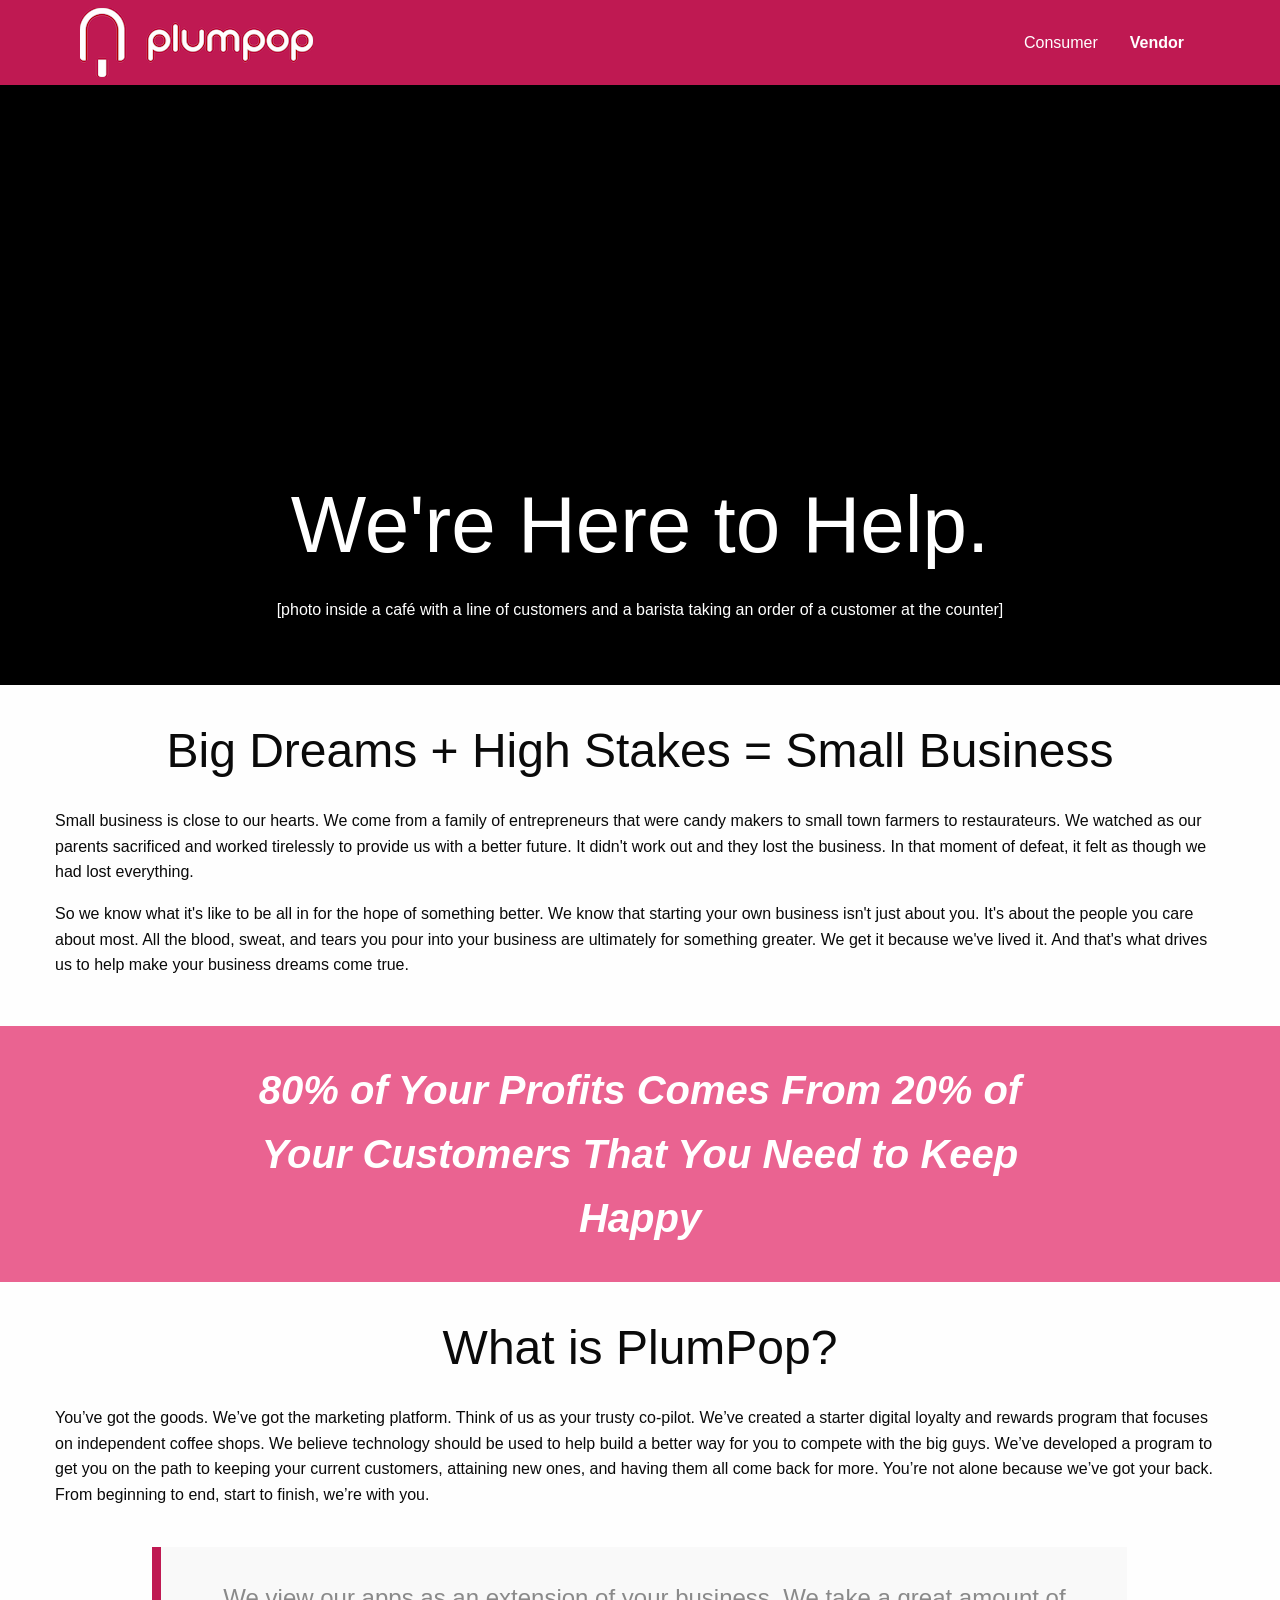
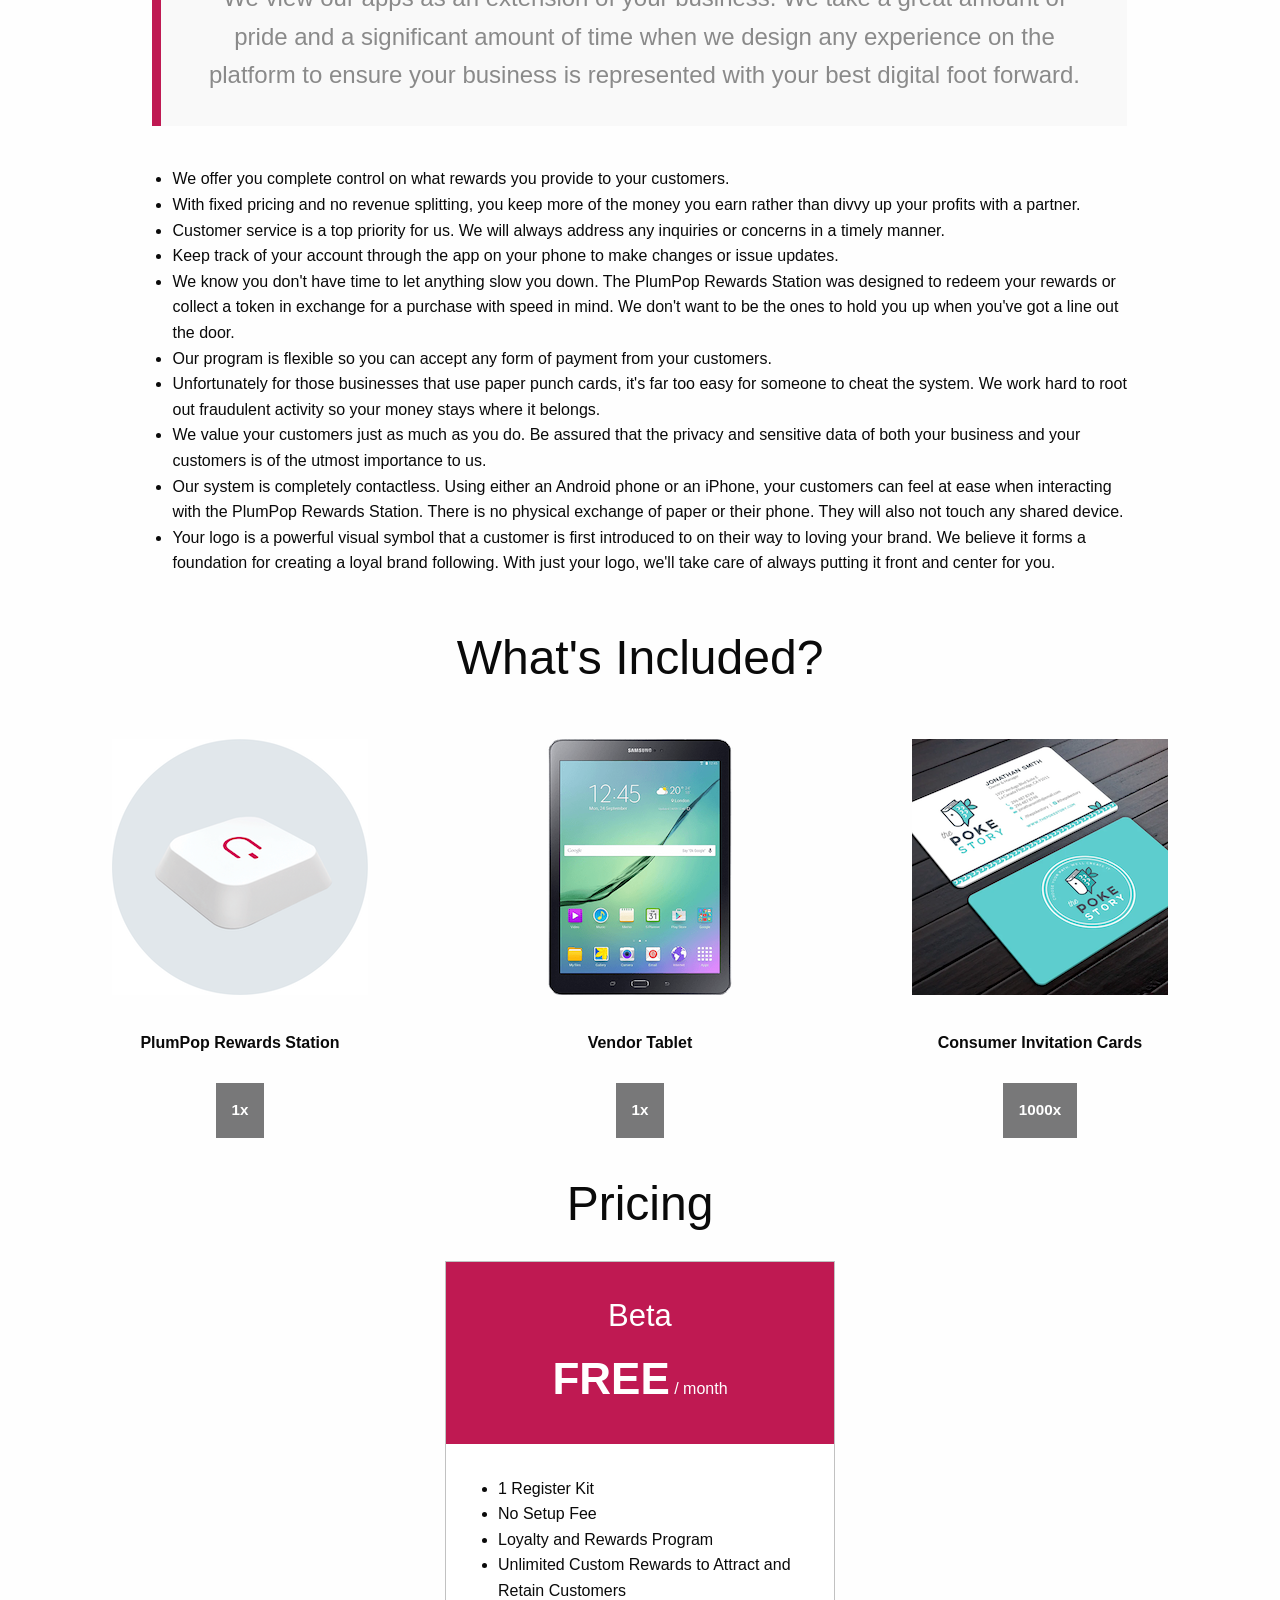
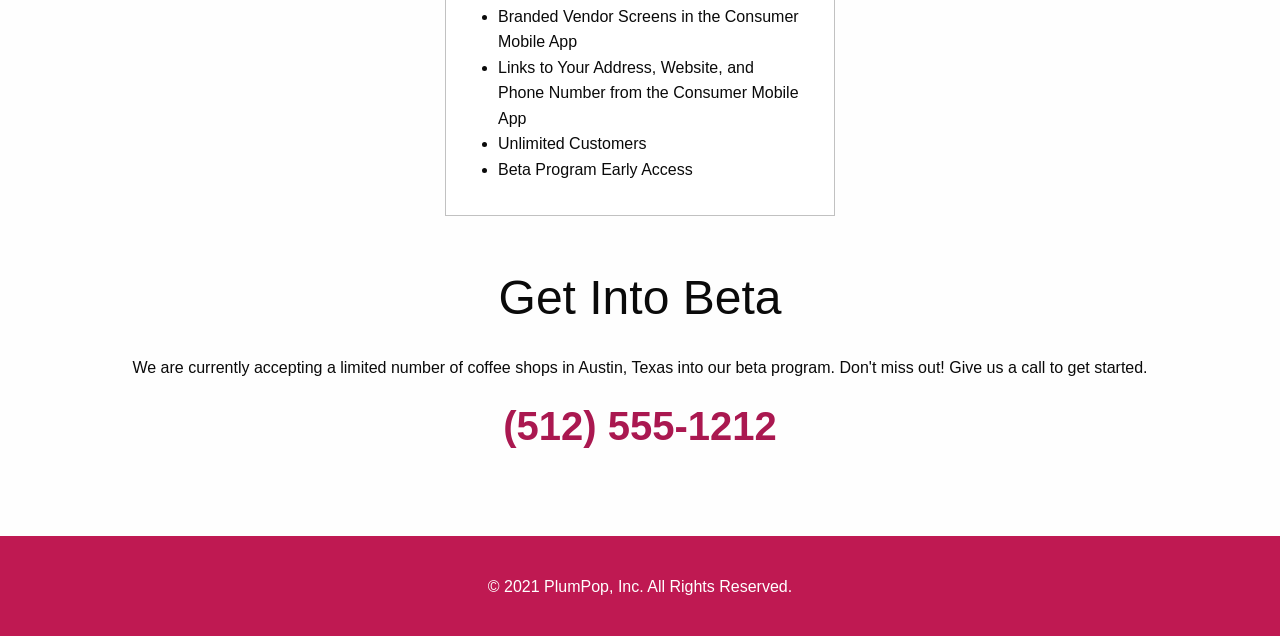
<file: vendors.html>
<!doctype html>
<html class="no-js" lang="en" dir="ltr">
<head>
    <meta charset="utf-8"/>
    <meta http-equiv="x-ua-compatible" content="ie=edge">
    <meta name="viewport" content="width=device-width, initial-scale=1.0"/>

    <title>PlumPop - Vendor (Beta)</title>

    <link rel="apple-touch-icon" sizes="180x180" href="apple-touch-icon.png">
    <link rel="icon" type="image/png" sizes="32x32" href="favicon-32x32.png">
    <link rel="icon" type="image/png" sizes="16x16" href="favicon-16x16.png">
    <link rel="manifest" href="site.webmanifest">
    <link rel="mask-icon" href="safari-pinned-tab.svg" color="#5bbad5">
    <meta name="msapplication-TileColor" content="#da532c">
    <meta name="theme-color" content="#ffffff">

    <link rel="stylesheet" href="css/foundation-6.6.3/css/foundation.css">
    <link rel="stylesheet" href="css/vendors.css">
</head>
<body>
<div id="off-canvas"
     class="off-canvas position-left"
     data-off-canvas
     data-auto-focus="false">
    <ul class="vertical menu">
        <li>
            <img src="img/logo/plumpop_logo_icon_23x36.png"
                 width="23"
                 height="36"
                 alt="PlumPop Logo Icon">
        </li>
        <li>
            <ul class="nested vertical menu">
                <li>
                    <a href="index.html">Consumer</a>
                </li>
                <li>
                    <a class="current-page-link">Vendor</a>
                </li>
            </ul>
        </li>
    </ul>
</div>

<div class="off-canvas-content" data-off-canvas-content>
    <nav>
        <div class="title-bar hide-for-medium">
            <div class="title-bar-left">
                <button id="menu-icon"
                        type="button"
                        class="menu-icon"
                        data-open="off-canvas"></button>
                <img src="img/logo/plumpop_logo_icon_name_162x48.png"
                     width="162"
                     height="48"
                     alt="PlumPop Logo">
            </div>
        </div>
        <div class="top-bar show-for-medium">
            <div class="top-bar-left">
                <img src="img/logo/plumpop_logo_icon_name_233x69.png"
                     width="233"
                     height="69"
                     alt="PlumPop Logo">
            </div>
            <div class="top-bar-right">
                <ul class="dropdown menu" data-dropdown-menu data-alignment="left">
                    <li>
                        <a href="index.html">Consumer</a>
                    </li>
                    <li>
                        <a class="current-page-link">Vendor</a>
                    </li>
                </ul>
            </div>
        </div>
    </nav>
    <section>
        <div class="grid-y headliner" style="background-color: black">
            <div class="cell text-center">
                <p>We're Here to Help.</p>
            </div>
            <div class="cell text-center" style="color:#fff">
                <p style="margin-top: 1rem">
                    [photo inside a café with a line of customers and a barista taking an order of a customer at the
                    counter]
                </p>
            </div>
        </div>
        <div class="grid-container">
            <div class="grid-y">
                <div class="cell text-center">
                    <h1 class="title">Big Dreams + High Stakes = Small Business</h1>
                </div>
                <div class="cell">
                    <p>
                        Small business is close to our hearts. We come from a family of entrepreneurs that were candy
                        makers to small town farmers to restaurateurs. We watched as our parents sacrificed and worked
                        tirelessly to provide us with a better future. It didn't work out and they lost the business. In
                        that moment of defeat, it felt as though we had lost everything.
                    </p>
                    <p>
                        So we know what it's like to be all in for the hope of something better. We know that starting
                        your own business isn't just about you. It's about the people you care about most. All the
                        blood, sweat, and tears you pour into your business are ultimately for something greater. We get
                        it because we've lived it. And that's what drives us to help make your business dreams come
                        true.
                    </p>
                </div>
            </div>
        </div>
        <div class="grid-y why-loyalty-section">
            <div class="cell text-center">
                <p>80% of Your Profits Comes From 20% of Your Customers That You Need to Keep Happy</p>
            </div>
        </div>
        <div class="grid-container">
            <div class="grid-y">
                <div class="cell text-center">
                    <h1 class="title">What is PlumPop?</h1>
                </div>
                <div class="cell">
                    <p>
                        You’ve got the goods. We’ve got the marketing platform. Think of us as your trusty co-pilot.
                        We’ve created a starter digital loyalty and rewards program that focuses on independent coffee
                        shops. We believe technology should be used to help build a better way for you to compete with
                        the big guys. We’ve developed a program to get you on the path to keeping your current
                        customers, attaining new ones, and having them all come back for more. You’re not alone because
                        we’ve got your back. From beginning to end, start to finish, we’re with you.
                    </p>
                </div>
                <div class="cell perspective-section">
                    <div class="grid-x">
                        <div class="cell medium-offset-1 medium-10">
                            <blockquote>
                                <p>
                                    We view our apps as an extension of your business. We take a great amount of pride
                                    and a significant amount of time when we design any experience on the platform to
                                    ensure your business is represented with your best digital foot forward.
                                </p>
                            </blockquote>
                        </div>
                    </div>
                </div>
                <div class="cell">
                    <div class="grid-x">
                        <div class="cell medium-offset-1 medium-10">
                            <ul class="benefits-list">
                                <li>
                                    <span>
                                        We offer you complete control on what rewards you provide to your customers.
                                    </span>
                                </li>
                                <li>
                                    <span>
                                        With fixed pricing and no revenue splitting, you keep more of the money you earn
                                        rather than divvy up your profits with a partner.
                                    </span>
                                </li>
                                <li>
                                    <span>
                                        Customer service is a top priority for us. We will always address any inquiries
                                        or concerns in a timely manner.
                                    </span>
                                </li>
                                <li>
                                    <span>
                                        Keep track of your account through the app on your phone to make changes or
                                        issue updates.
                                    </span>
                                </li>
                                <li>
                                    <span>
                                        We know you don't have time to let anything slow you down. The PlumPop Rewards
                                        Station was designed to redeem your rewards or collect a token in exchange for a
                                        purchase with speed in mind. We don't want to be the ones to hold you up when
                                        you've got a line out the door.
                                    </span>
                                </li>
                                <li>
                                    <span>
                                        Our program is flexible so you can accept any form of payment from your
                                        customers.
                                    </span>
                                </li>
                                <li>
                                    <span>
                                        Unfortunately for those businesses that use paper punch cards, it's far too easy
                                        for someone to cheat the system. We work hard to root out fraudulent activity so
                                        your money stays where it belongs.
                                    </span>
                                </li>
                                <li>
                                    <span>
                                        We value your customers just as much as you do. Be assured that the privacy and
                                        sensitive data of both your business and your customers is of the utmost
                                        importance to us.
                                    </span>
                                </li>
                                <li>
                                    <span>
                                        Our system is completely contactless. Using either an Android phone or an
                                        iPhone, your customers can feel at ease when interacting with the PlumPop
                                        Rewards Station. There is no physical exchange of paper or their phone. They
                                        will also not touch any shared device.
                                    </span>
                                </li>
                                <li>
                                    <span>
                                        Your logo is a powerful visual symbol that a customer is first introduced to on
                                        their way to loving your brand. We believe it forms a foundation for creating a
                                        loyal brand following. With just your logo, we'll take care of always putting it
                                        front and center for you.
                                    </span>
                                </li>
                            </ul>
                        </div>
                    </div>
                </div>
                <div class="cell text-center">
                    <h1 class="title">What's Included?</h1>
                </div>
                <div class="cell">
                    <div class="grid-x grid-margin-x">
                        <div class="cell medium-4 included-item">
                            <div class="grid-y text-center">
                                <div class="cell">
                                    <img src="img/vendor/plumpop_rewards_station_256x256.png"
                                         width="256"
                                         height="256"
                                         alt="PlumPop Rewards Station">
                                </div>
                                <div class="cell included-item-label-container">
                                    <div class="cell included-item-label">
                                        <span>PlumPop Rewards Station</span>
                                    </div>
                                </div>
                                <div class="cell">
                                    <div class="grid-x align-center">
                                        <div class="cell shrink included-item-quantity">
                                            <span>1x</span>
                                        </div>
                                    </div>
                                </div>
                            </div>
                        </div>
                        <div class="cell medium-4 included-item">
                            <div class="grid-y text-center">
                                <div class="cell">
                                    <img src="img/vendor/plumpop_vendor_tablet_screenshot_256x256.png"
                                         width="256"
                                         height="256"
                                         alt="Vendor Tablet">
                                </div>
                                <div class="cell included-item-label-container">
                                    <div class="cell included-item-label">
                                        <span>Vendor Tablet</span>
                                    </div>
                                </div>
                                <div class="cell">
                                    <div class="grid-x align-center">
                                        <div class="cell shrink included-item-quantity">
                                            <span>1x</span>
                                        </div>
                                    </div>
                                </div>
                            </div>
                        </div>
                        <div class="cell medium-4 included-item">
                            <div class="grid-y text-center">
                                <div class="cell">
                                    <img src="img/vendor/plumpop_consumer_invitation_card_256x256.png"
                                         width="256"
                                         height="256"
                                         alt="Consumer Invitation Card">
                                </div>
                                <div class="cell included-item-label-container">
                                    <div class="cell included-item-label">
                                        <span>Consumer Invitation Cards</span>
                                    </div>
                                </div>
                                <div class="cell">
                                    <div class="grid-x align-center">
                                        <div class="cell shrink included-item-quantity">
                                            <span>1000x</span>
                                        </div>
                                    </div>
                                </div>
                            </div>
                        </div>
                    </div>
                </div>
                <div class="cell text-center">
                    <h1 class="title">Pricing</h1>
                </div>
                <div class="cell">
                    <div class="grid-x">
                        <div class="cell medium-offset-3 medium-6 large-offset-4 large-4">
                            <div class="callout pricing">
                                <div class="grid-y">
                                    <div class="cell pricing-top">
                                        <div class="grid-y text-center">
                                            <div class="cell">
                                                <h3>Beta</h3>
                                            </div>
                                            <div class="cell">
                                                <span class="pricing">FREE</span><span> / month</span>
                                            </div>
                                        </div>
                                    </div>
                                    <div class="cell">
                                        <ul class="pricing-list">
                                            <li>
                                                <span>1 Register Kit</span>
                                            </li>
                                            <li>
                                                <span>No Setup Fee</span>
                                            </li>
                                            <li>
                                                <span>Loyalty and Rewards Program</span>
                                            </li>
                                            <li>
                                                <span>Unlimited Custom Rewards to Attract and Retain Customers</span>
                                            </li>
                                            <li>
                                                <span>Branded Vendor Screens in the Consumer Mobile App</span>
                                            </li>
                                            <li>
                                                <span>Links to Your Address, Website, and Phone Number from the Consumer Mobile App</span>
                                            </li>
                                            <li>
                                                <span>Unlimited Customers</span>
                                            </li>
                                            <li>
                                                <span>Beta Program Early Access</span>
                                            </li>
                                        </ul>
                                    </div>
                                </div>
                            </div>
                        </div>
                    </div>
                </div>
                <div class="cell text-center">
                    <h1 class="title">Get Into Beta</h1>
                </div>
                <div class="cell text-center">
                    <p>
                        We are currently accepting a limited number of coffee shops in Austin, Texas into our beta
                        program. Don't miss out! Give us a call to get started.
                    </p>
                </div>
                <div class="cell show-for-small-only text-center">
                    <a href="tel:+15125551212" class="button call-now"><span>Call Now</span></a>
                </div>
                <div class="cell show-for-medium text-center">
                    <span class="phone-number">(512) 555-1212</span>
                </div>
            </div>
        </div>
    </section>
</div>

<div class="grid-x align-center-middle footer">
    <div class="cell text-center">
        <p>&copy; 2021 PlumPop, Inc. All Rights Reserved.</p>
    </div>
</div>

<script src="css/foundation-6.6.3/js/vendor.js"></script>
<script src="css/foundation-6.6.3/js/foundation.js"></script>
<script src="css/foundation-6.6.3/js/app.js"></script>
</body>
</html>
</file>
<file: css/main.css>
div#off-canvas {
    background-color: #fff;
}

div#off-canvas > ul.menu {
    margin-top: 1rem;
}

div#off-canvas > ul.menu > li:first-child {
    margin-left: 1.75rem;
}

div#off-canvas > ul.menu > li {
    margin-left: 0.5rem;
}

div#off-canvas > ul.menu > li > ul.menu > li {
    margin-top: 1rem;
}

div#off-canvas > ul.menu > li > ul.menu > li > a {
    color: #000;
}

ul.menu > li > a.page-link {
    font-size: 1.25rem;
    font-weight: 300;
}

ul.menu > li > a.current-page-link {
    cursor: default;
    font-weight: 900;
}

div.title-bar {
    background-color: #bf1952;
}

div.title-bar-left > img {
    margin-left: 2rem;
}

div.top-bar {
    padding-left: 5rem;
    padding-right: 5rem;
    background-color: #bf1952;
}

div.top-bar-right > ul.menu > li {
    background-color: #bf1952;
}

div.top-bar-right > ul.menu > li > a {
    color: #fff;
}

h1.title {
    margin-top: 2rem;
    margin-bottom: 1.5rem;
}

/* small screen only */
@media screen and (max-width: 39.9375em) {
    h1.title {
        margin-top: 2.5rem;
    }
}

div.footer {
    margin-top: 5rem;
    padding-top: 2.5rem;
    padding-bottom: 2rem;
    background-color: #bf1952;
    color: #fff;
}

/* small screen only */
@media screen and (max-width: 39.9375em) {
    div.footer {
        margin-top: 2.5rem;
    }
}

div.footer a {
    color: #f3a4bf;
}

/* small screen only */
@media screen and (max-width: 39.9375em) {
    div.footer div#terms {
        margin-top: 1rem;
    }
}

div.footer div#rights {
    margin-top: 2rem;
}
</file>
<file: css/index.css>
div.headliner {
    height: 600px;
    background-position: center;
    background-size: cover;
}

/* large and up */
@media screen and (min-width: 64em) {
    div.headliner {
        height: 900px;
    }
}

div.headliner > div.cell:first-child {
    margin-top: 2.25rem;
}

div.headliner > div.cell:first-child p {
    line-height: 5rem;
    font-size: 5rem;
    font-weight: 500;
    color: #fff;
    text-shadow: 2px 2px black;
}

/* small screen only */
@media screen and (max-width: 39.9375em) {
    div.headliner > div.cell {
        padding-left: 1.5rem;
    }

    div.headliner > div.cell:first-child p {
        width: 10rem;
        line-height: 4rem;
        font-size: 3.5rem;
    }
}

/* medium only */
@media screen and (min-width: 40em) and (max-width: 63.9375em) {
    div.headliner > div.cell:first-child {
        margin-top: 22rem;
        padding-right: 3.5rem;
    }

    div.headliner > div.cell {
        padding-left: 7rem;
    }
}

/* large and up */
@media screen and (min-width: 64em) {
    div.headliner > div.cell:first-child {
        margin-top: 37rem;
    }

    div.headliner > div.cell {
        padding-left: 10rem;
    }
}

a.download-app-small {
    visibility: hidden;
    border-radius: 4px;
    background-color: darkorange;
}

a.download-app-small span {
    text-transform: uppercase;
    font-weight: 900;
}

a.download-app-small:link,
a.download-app-small:visited {
    background-color: darkorange;
}

div.cell.download-app-medium-container:not(:first-child) {
    margin-left: 2rem;
}

div.app-section {
    margin-top: 2.5rem;
}

ul.plumpop-mobile-app-screenshot-list {
    margin-top: 6.5rem;
    margin-left: 2.5rem;
    line-height: 3.5rem;
}

ul.plumpop-mobile-app-screenshot-list > li:not(:first-child) {
    margin-top: 3rem;
}

ul.plumpop-mobile-app-screenshot-list > li::marker {
    font-size: 3.5rem;
    color: #aa1850;
}

ul.plumpop-mobile-app-screenshot-list > li > span {
    vertical-align: super;
    font-size: 1.75rem;
    font-weight: 500;
}

/* small screen only */
@media screen and (max-width: 39.9375em) {
    ul.plumpop-mobile-app-screenshot-list {
        margin-top: 3rem;
        line-height: 2rem;
    }
}

/* medium only */
@media screen and (min-width: 40em) and (max-width: 63.9375em) {
    ul.plumpop-mobile-app-screenshot-list {
        padding-left: 4.5rem;
    }
}

img.plumpop-beacon {
    margin-top: 2rem;
}

ul.plumpop-beacon-list {
    margin-top: 2.5rem;
    list-style: circle;
}

ul.plumpop-beacon-list > li::marker {
    color: #bf1952;
}

/* medium only */
@media screen and (min-width: 40em) and (max-width: 63.9375em) {
    img.plumpop-beacon {
        margin-top: 5rem;
    }

    ul.plumpop-beacon-list {
        margin-top: 6.5rem;
        padding-left: 3.5rem;
        line-height: 3.5rem;
    }
}

/* large and up */
@media screen and (min-width: 64em) {
    img.plumpop-beacon {
        margin-top: 6rem;
    }

    ul.plumpop-beacon-list {
        padding-left: 4.5rem;
    }
}

img.icon {
    margin-top: 5rem;
}

/* small screen only */
@media screen and (max-width: 39.9375em) {
    img.icon {
        margin-top: 3rem;
    }
}

p.tokens-subtitle {
    margin-top: 0.5rem;
    font-size: 0.95rem;
    font-variant-caps: all-petite-caps;
    color: #787879;
}

p.coming-soon {
    font-size: 1.75rem;
    color: gray;
}

/* small screen only */
@media screen and (max-width: 39.9375em) {
    p.coming-soon {
        font-size: 1.25rem;
    }
}

h1.contact-us {
    margin-top: 3rem;
}

a.send-us-email {
    border-radius: 4px;
}

a.send-us-email:link,
a.send-us-email:visited {
    background-color: #bf1952;
}

a.send-us-email:active,
a.send-us-email:hover,
a.send-us-email:focus {
    background-color: #e22263;
}
</file>
<file: css/merchant.css>
div.headliner {
    height: 600px;
    background-position: center;
    background-size: cover;
}

/* large and up */
@media screen and (min-width: 64em) {
    div.headliner {
        height: 900px;
    }
}

div.headliner > div.cell:first-child p {
    margin-top: 28rem;
    font-weight: 500;
    color: #fff;
    text-shadow: 3px 3px black;
}

/* small screen only */
@media screen and (max-width: 39.9375em) {
    div.headliner > div.cell:first-child p {
        margin-top: 17rem;
        line-height: 4rem;
        font-size: 3.5rem;
    }
}

/* medium only */
@media screen and (min-width: 40em) and (max-width: 63.9375em) {
    div.headliner > div.cell:first-child p {
        margin-top: 18rem;
        line-height: 4rem;
        font-size: 4rem;
    }
}

/* large and up */
@media screen and (min-width: 64em) {
    div.headliner > div.cell:first-child p {
        line-height: 5rem;
        font-size: 5rem;
    }
}

div.introduction-section > div.cell:first-child {
    margin-top: 2rem;
    margin-bottom: 1.5rem;
}

div.introduction-section h1 {
    margin-top: 0;
    margin-bottom: 0;
}

div.introduction-section hr {
    margin-top: 0.5rem;
    margin-bottom: 0.5rem;
    width: 25rem;
    border: none;
    border-top: 2px solid #000;
}

/* small screen only */
@media screen and (max-width: 39.9375em) {
    div.introduction-section hr {
        width: 13rem;
    }
}

div.why-loyalty-section {
    margin-top: 2rem;
    padding: 2rem;
    background-color: #d31e63;
}

/* medium only */
@media screen and (min-width: 40em) and (max-width: 63.9375em) {
    div.why-loyalty-section {
        padding-left: 5rem;
        padding-right: 5rem;
    }
}

/* large and up */
@media screen and (min-width: 64em) {
    div.why-loyalty-section {
        padding-left: 15rem;
        padding-right: 15rem;
    }
}

div.why-loyalty-section p {
    margin-bottom: 0;
    font-size: 2.5rem;
    font-weight: 600;
    font-style: italic;
    color: #f3a4bf;
}

/* small screen only */
@media screen and (max-width: 39.9375em) {
    div.why-loyalty-section p {
        font-size: 2.25rem;
    }
}

div.perspective-section blockquote {
    margin-top: 1.5rem;
    padding: 2rem;
    background-color: #f9f9f9;
    border-left: 0.6rem solid #bf1952;
    text-align: center;
}

/* small screen only */
@media screen and (max-width: 39.9375em) {
    div.perspective-section blockquote {
        padding: 1rem;
    }
}

div.perspective-section blockquote p {
    margin-bottom: 0;
    font-size: 1.5rem;
}

/* small screen only */
@media screen and (max-width: 39.9375em) {
    div.benefits-section {
        margin-top: 0.5rem;
    }

    div.benefits-section img.benefits-icon {
        margin-top: 1rem;
    }

    div.benefits-section p.benefits-description-left {
        margin-top: 1rem;
    }

    div.benefits-section p.benefits-description-right {
        margin-top: 1rem;
    }
}

/* medium and up */
@media screen and (min-width: 40em) {
    div.benefits-section img.benefits-icon {
        margin-top: 1.5rem;
    }

    div.benefits-section p.benefits-description-left {
        margin-top: 1.5rem;
        padding-left: 3rem;
        padding-right: 15rem;
    }

    div.benefits-section p.benefits-description-right {
        margin-top: 1.5rem;
        float: right;
        padding-left: 15rem;
        padding-right: 3rem;
    }
}

div.included-item {
    margin-top: 1.5rem;
}

/* small screen only */
@media screen and (max-width: 39.9375em) {
    div.included-item:first-child {
        margin-top: 2rem;
    }

    div.included-item:not(:first-child) {
        margin-top: 4rem;
    }
}

div.included-item-label-container {
    height: 5rem !important;
}

div.included-item-label {
    margin-top: 1rem;
    height: 4rem;
    display: flex;
    align-items: center;
    justify-content: center;
    font-weight: 600;
}

div.pricing {
    padding: 0;
}

div.pricing-top {
    padding-top: 2rem;
    padding-bottom: 2rem;
    height: 150px;
    background-color: #bf1952;
    color: #fff;
}

span.pricing {
    font-size: 2.75rem;
    font-weight: bold;
}

ul.pricing-list {
    margin-top: 2rem;
    margin-bottom: 2rem;
    padding-left: 2rem;
    padding-right: 2rem;
}

span.setup-fee-price {
    text-decoration: line-through;
}

a.call-now {
    margin-top: 0.75rem;
    border-radius: 4px;
}

a.call-now span {
    font-weight: 900;
}

a.call-now:link,
a.call-now:visited {
    background-color: darkorange;
}

span.phone-number {
    font-weight: bold;
    color: #aa1850;
}

span.phone-number {
    font-size: 2.5rem;
}
</file>
<file: css/privacy.css>
h1 {
    margin-top: 1rem;
}

h2 {
    color: #bf1952;
}

span.email-address {
    overflow-wrap: break-word;
    word-wrap: break-word;

    -ms-word-break: break-all;
    word-break: break-all;
    word-break: break-word;

    -ms-hyphens: none;
    -moz-hyphens: none;
    -webkit-hyphens: none;
    hyphens: none;
}
</file>
<file: css/terms.css>
h1 {
    margin-top: 1rem;
}

h2 {
    color: #bf1952;
}
</file>
<file: css/vendors.css>
div#off-canvas {
    background-color: #fff;
}

div#off-canvas > ul.menu {
    margin-top: 1rem;
}

div#off-canvas > ul.menu > li:first-child {
    margin-left: 1.75rem;
}

div#off-canvas > ul.menu > li {
    margin-left: 0.5rem;
}

div#off-canvas > ul.menu > li > ul.menu > li {
    margin-top: 1rem;
}

div#off-canvas > ul.menu > li > ul.menu > li > a {
    color: #000;
}

ul.menu > li > a.current-page-link {
    cursor: default;
    font-weight: bold;
}

div.title-bar {
    background-color: #bf1952;
}

div.title-bar-left > img {
    margin-left: 2rem;
}

div.top-bar {
    padding-left: 5rem;
    padding-right: 5rem;
    background-color: #bf1952;
}

div.top-bar-right > ul.menu > li {
    background-color: #bf1952;
}

div.top-bar-right > ul.menu > li > a {
    color: #fff;
}

div.headliner {
    height: 600px;
}

div.headliner > div.cell:first-child p {
    margin-top: 25rem;
    font-weight: 500;
    color: #fff;
}

/* small screen only */
@media screen and (max-width: 39.9375em) {
    div.headliner > div.cell:first-child p {
        line-height: 2rem;
        font-size: 2rem;
    }
}

/* medium only */
@media screen and (min-width: 40em) and (max-width: 63.9375em) {
    div.headliner > div.cell:first-child p {
        line-height: 4rem;
        font-size: 4rem;
    }
}

/* large and up */
@media screen and (min-width: 64em) {
    div.headliner > div.cell:first-child p {
        line-height: 5rem;
        font-size: 5rem;
    }
}

h1.title {
    margin-top: 2rem;
    margin-bottom: 1.5rem;
}

/* small screen only */
@media screen and (max-width: 39.9375em) {
    h1.title {
        margin-top: 2.5rem;
    }
}

div.why-loyalty-section {
    margin-top: 2rem;
    padding: 2rem;
    background-color: #ea6391;
}

/* medium only */
@media screen and (min-width: 40em) and (max-width: 63.9375em) {
    div.why-loyalty-section {
        padding-left: 5rem;
        padding-right: 5rem;
    }
}

/* large and up */
@media screen and (min-width: 64em) {
    div.why-loyalty-section {
        padding-left: 15rem;
        padding-right: 15rem;
    }
}

div.why-loyalty-section p {
    margin-bottom: 0;
    font-size: 2.5rem;
    font-weight: 600;
    font-style: italic;
    color: #fff;
}

div.perspective-section blockquote {
    margin-top: 1.5rem;
    padding: 2rem;
    background-color: #f9f9f9;
    border-left: 0.6rem solid #bf1952;
    text-align: center;
}

/* small screen only */
@media screen and (max-width: 39.9375em) {
    div.perspective-section blockquote {
        padding: 1rem;
    }
}

div.perspective-section blockquote p {
    margin-bottom: 0;
    font-size: 1.5rem;
}

ul.benefits-list {
    margin-top: 1.5rem;
}

div.included-item {
    margin-top: 1.5rem;
}

/* small screen only */
@media screen and (max-width: 39.9375em) {
    div.included-item:first-child {
        margin-top: 2rem;
    }

    div.included-item:not(:first-child) {
        margin-top: 4rem;
    }
}

div.included-item-label-container {
    height: 5rem !important;
}

div.included-item-label {
    margin-top: 1rem;
    height: 4rem;
    display: flex;
    align-items: center;
    justify-content: center;
    font-weight: 600;
}

div.included-item-quantity {
    margin-top: 0.5rem;
    padding: 1rem;
    background-color: #787879;
    font-size: 0.95rem;
    font-weight: bold;
    color: #fff;
}

div.pricing {
    padding: 0;
}

div.pricing-top {
    padding-top: 2rem;
    padding-bottom: 2rem;
    height: 150px;
    background-color: #bf1952;
    color: #fff;
}

span.pricing {
    font-size: 2.75rem;
    font-weight: bold;
}

ul.pricing-list {
    margin-top: 2rem;
    margin-bottom: 2rem;
    padding-left: 2rem;
    padding-right: 2rem;
}

a.call-now {
    margin-top: 0.75rem;
    border-radius: 4px;
}

a.call-now span {
    font-weight: 900;
}

a.call-now:link,
a.call-now:visited {
    background-color: darkorange;
}

span.phone-number {
    font-weight: bold;
    color: #aa1850;
}

span.phone-number {
    font-size: 2.5rem;
}

div.footer {
    margin-top: 5rem;
    height: 100px;

    background-color: #bf1952;
    color: #fff;
}

/* small screen only */
@media screen and (max-width: 39.9375em) {
    div.footer {
        margin-top: 2.5rem;
    }
}

div.footer p {
    margin-bottom: 0;
}
</file>
